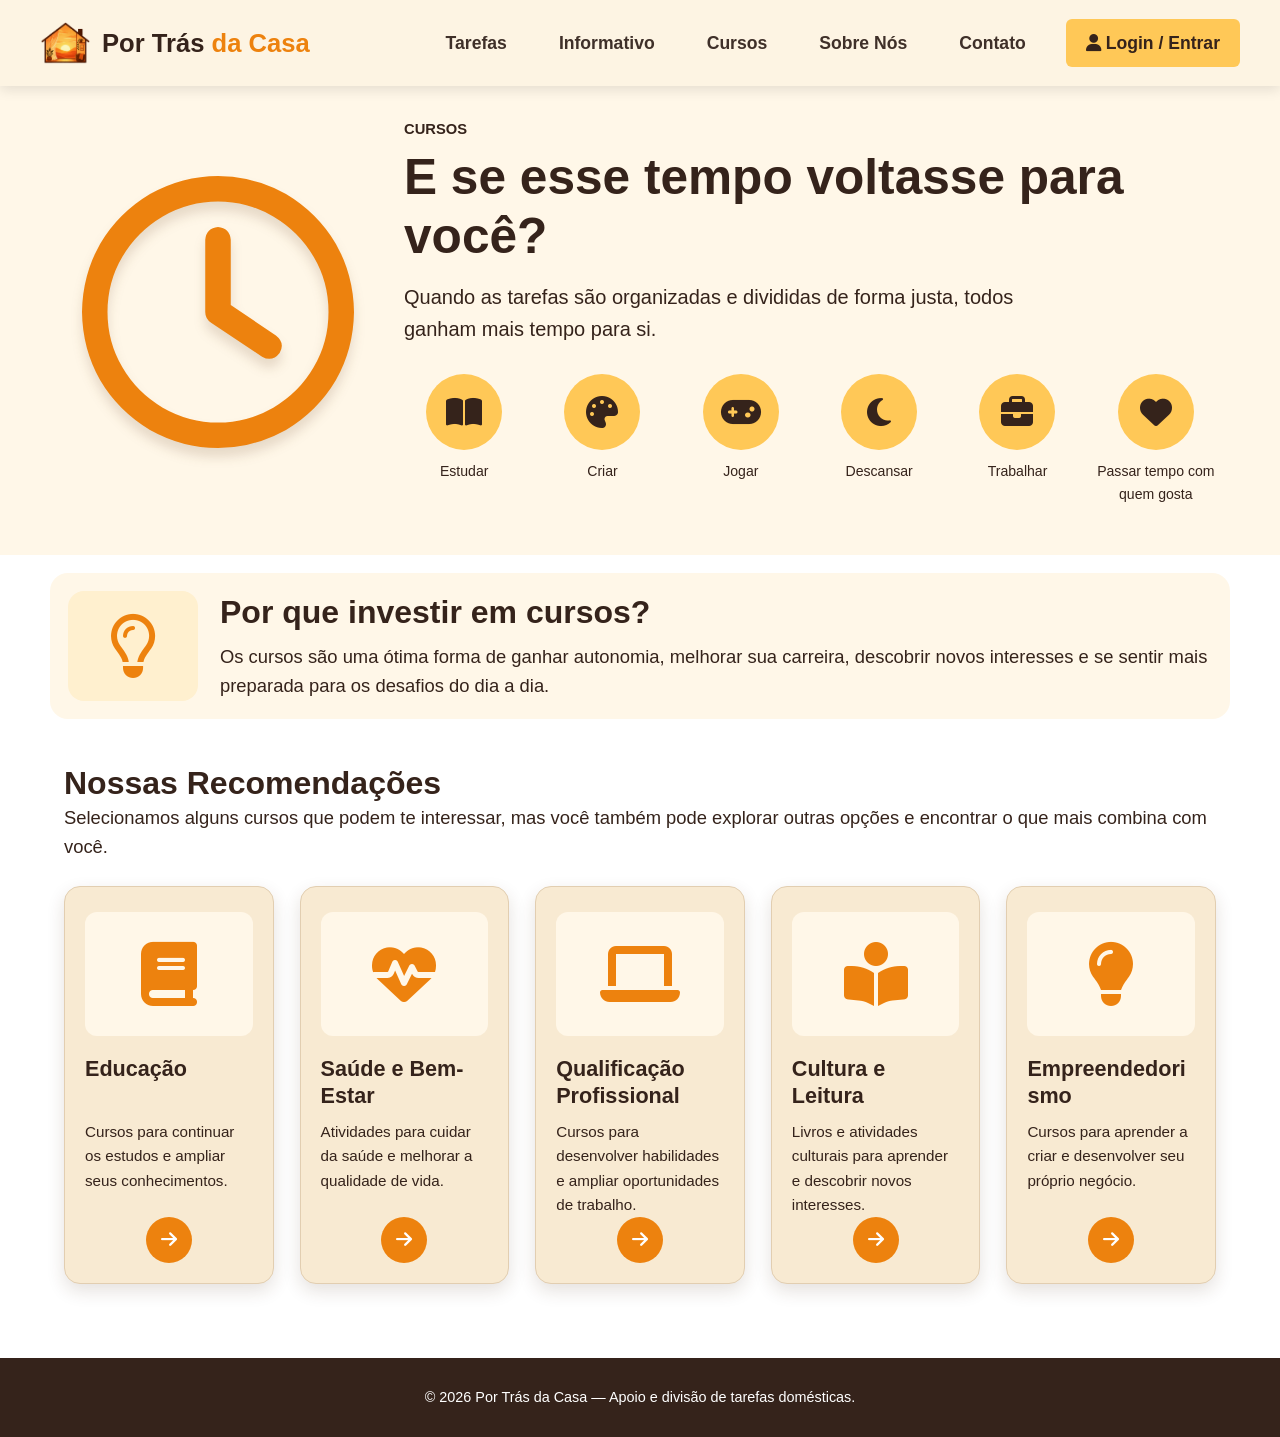
<file: cursos.html>
<!DOCTYPE html>
<html lang="pt-BR">

<head>
    <meta charset="UTF-8">
    <meta name="viewport" content="width=device-width, initial-scale=1.0">

    <title>Cursos | Por Trás da Casa</title>

    <link rel="icon" href="fotoevideo/Logo.png">

    <!-- CSS principal do projeto -->
    <link rel="stylesheet" href="style-index.css">

    <!-- CSS específico da página -->
    <link rel="stylesheet" href="style-conteudo.css">

    <!-- Font Awesome -->
    <link rel="stylesheet" href="https://cdnjs.cloudflare.com/ajax/libs/font-awesome/6.5.2/css/all.min.css">
</head>

<body>

    <!-- Link de acessibilidade -->
    <a class="skip-link" href="#conteudo">
        Pular para o conteúdo
    </a>


    <!-- =========================
         NAVBAR PRINCIPAL
    ========================== -->

    <header class="navbar">

    <div class="logo">

        <img src="fotoevideo/Logo.png" alt="Logo Por Trás da Casa">

        <h1>
            Por Trás <span>da Casa</span>
        </h1>

    </div>


    <nav>

        <ul class="nav-links">

            <li>
                <a href="index.html#tarefas">
                    Tarefas
                </a>
            </li>

            <li>
                <a href="index.html#informativo">
                    Informativo
                </a>
            </li>

            <li>
                <a href="index.html#cursos">
                    Cursos
                </a>
            </li>

            <li>
                <a href="index.html#sobre">
                    Sobre Nós
                </a>
            </li>

            <li>
                <a href="index.html#contato">
                    Contato
                </a>
            </li>

            <li>

                <a href="login.html" class="btn-nav-login">

                    <i class="fa-solid fa-user"></i>

                    Login / Entrar

                </a>

            </li>

        </ul>

    </nav>

</header>


    <!-- =========================
         CONTEÚDO PRINCIPAL
    ========================== -->

    <main id="conteudo">


        <!-- =========================
             APRESENTAÇÃO
        ========================== -->

        <section class="time-benefits">

            <div class="hero-art">
                <i class="fa-regular fa-clock"></i>
            </div>


            <div>

                <p class="eyebrow">
                    Cursos
                </p>

                <h1 class="page-title">
                    E se esse tempo voltasse para você?
                </h1>

                <p class="page-copy">
                    Quando as tarefas são organizadas e divididas de forma justa,
                    todos ganham mais tempo para si.
                </p>

                <br>

                <div class="benefit-icons">

                    <div class="benefit">
                        <i class="fa-solid fa-book-open"></i>
                        <span>Estudar</span>
                    </div>

                    <div class="benefit">
                        <i class="fa-solid fa-palette"></i>
                        <span>Criar</span>
                    </div>

                    <div class="benefit">
                        <i class="fa-solid fa-gamepad"></i>
                        <span>Jogar</span>
                    </div>

                    <div class="benefit">
                        <i class="fa-solid fa-moon"></i>
                        <span>Descansar</span>
                    </div>

                    <div class="benefit">
                        <i class="fa-solid fa-briefcase"></i>
                        <span>Trabalhar</span>
                    </div>

                    <div class="benefit">
                        <i class="fa-solid fa-heart"></i>
                        <span>
                            Passar tempo com quem gosta
                        </span>
                    </div>

                </div>

            </div>

        </section>


        <!-- =========================
             POR QUE INVESTIR
        ========================== -->

        <section class="why">

            <i class="fa-regular fa-lightbulb"></i>

            <div>

                <h2>
                    Por que investir em cursos?
                </h2>

                <p>
                    Os cursos são uma ótima forma de ganhar autonomia,
                    melhorar sua carreira, descobrir novos interesses
                    e se sentir mais preparada para os desafios do dia a dia.
                </p>

            </div>

        </section>


        <!-- =========================
             RECOMENDAÇÕES
        ========================== -->

        <section class="recommendations">

            <h2>
                Nossas Recomendações
            </h2>

            <p>
                Selecionamos alguns cursos que podem te interessar,
                mas você também pode explorar outras opções e encontrar
                o que mais combina com você.
            </p>


            <div class="cards">


                <!-- Educação -->

                <article class="course-card">

                    <i class="fa-solid fa-book"></i>

                    <h3>
                        Educação
                    </h3>

                    <p>
                        Cursos para continuar os estudos e ampliar
                        seus conhecimentos.
                    </p>

                    <a href="https://www.escolavirtual.gov.br/" class="circle-action" aria-label="Ver cursos de Educação">

                        <i class="fa-solid fa-arrow-right"></i>

                    </a>

                </article>


                <!-- Saúde -->

                <article class="course-card">

                    <i class="fa-solid fa-heart-pulse"></i>

                    <h3>
                        Saúde e Bem-Estar
                    </h3>

                    <p>
                        Atividades para cuidar da saúde e melhorar
                        a qualidade de vida.
                    </p>

                    <a href="https://www.gov.br/saude/pt-br" class="circle-action" aria-label="Ver cursos de Saúde e Bem-Estar">

                        <i class="fa-solid fa-arrow-right"></i>

                    </a>

                </article>


                <!-- Qualificação -->

                <article class="course-card">

                    <i class="fa-solid fa-laptop"></i>

                    <h3>
                        Qualificação Profissional
                    </h3>

                    <p>
                        Cursos para desenvolver habilidades e ampliar
                        oportunidades de trabalho.
                    </p>

                    <a href="https://www.gov.br/mec/pt-br" class="circle-action" aria-label="Ver cursos de Qualificação Profissional">

                        <i class="fa-solid fa-arrow-right"></i>

                    </a>

                </article>


                <!-- Cultura -->

                <article class="course-card">

                    <i class="fa-solid fa-book-open-reader"></i>

                    <h3>
                        Cultura e Leitura
                    </h3>

                    <p>
                        Livros e atividades culturais para aprender
                        e descobrir novos interesses.
                    </p>

                    <a href="https://meclivros.mec.gov.br/" class="circle-action" aria-label="Ver cursos de Cultura e Leitura">

                        <i class="fa-solid fa-arrow-right"></i>

                    </a>

                </article>


                <!-- Empreendedorismo -->

                <article class="course-card">

                    <i class="fa-solid fa-lightbulb"></i>

                    <h3>
                        Empreendedorismo
                    </h3>

                    <p>
                        Cursos para aprender a criar e desenvolver
                        seu próprio negócio.
                    </p>

                    <a href="https://www.sebrae.com.br/" class="circle-action" aria-label="Ver cursos de Empreendedorismo">

                        <i class="fa-solid fa-arrow-right"></i>

                    </a>

                </article>


            </div>

        </section>

    </main>


    <!-- =========================
         RODAPÉ
    ========================== -->

    <footer>

        © 2026 Por Trás da Casa —
        Apoio e divisão de tarefas domésticas.

    </footer>

</body>

</html>
</file>
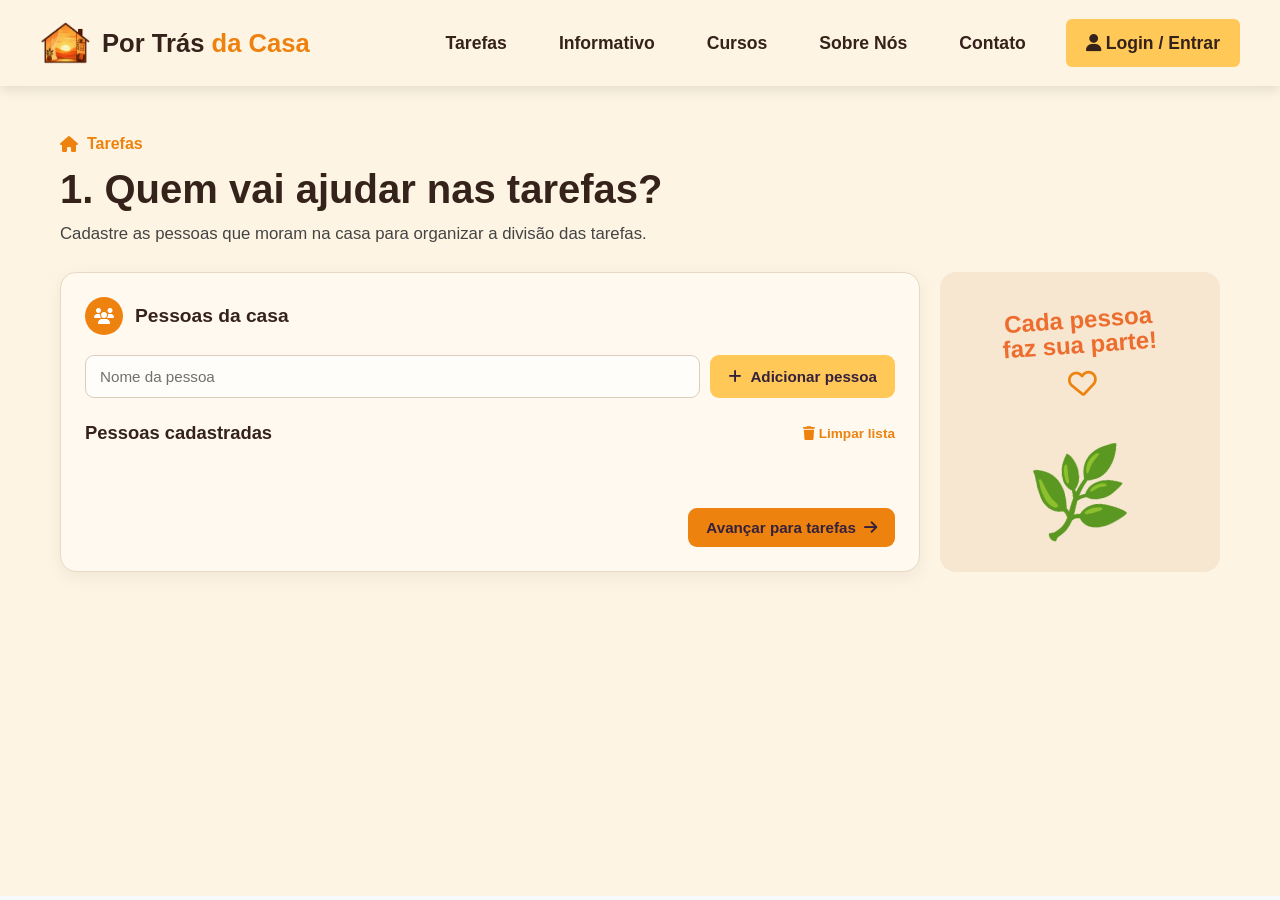
<file: DivisorDeTarefas.html>
<!DOCTYPE html>
<html lang="pt-BR">

<head>
  <meta charset="UTF-8">
  <meta name="viewport" content="width=device-width, initial-scale=1.0">

  <title>Divisor de Tarefas - Por Trás da Casa</title>

  <link rel="icon" href="fotoevideo/Logo.png">

  <!-- CSS PRINCIPAL DO PROJETO -->
  <link rel="stylesheet" href="style-index.css">

  <!-- CSS ESPECÍFICO DESTA PÁGINA -->
  <link rel="stylesheet" href="style-divisor.css">

  <!-- FONT AWESOME -->
  <link rel="stylesheet" href="https://cdnjs.cloudflare.com/ajax/libs/font-awesome/6.5.2/css/all.min.css">
</head>

<body>

  <!-- =====================================================
         MENU DE NAVEGAÇÃO
         ===================================================== -->

  <header class="navbar">

    <div class="logo">

      <img src="fotoevideo/Logo.png" alt="Logo Por Trás da Casa">

      <h1>
        Por Trás
        <span>da Casa</span>
      </h1>

    </div>


    <nav>

      <ul class="nav-links">

        <li>
          <a href="index.html#tarefas" class="active">
            Tarefas
          </a>
        </li>

        <li>
          <a href="index.html#informativo">
            Informativo
          </a>
        </li>

        <li>
          <a href="index.html#cursos">
            Cursos
          </a>
        </li>

        <li>
          <a href="index.html#sobre">
            Sobre Nós
          </a>
        </li>

        <li>
          <a href="index.html#contato">
            Contato
          </a>
        </li>

        <li>

          <a href="login.html" class="btn-nav-login">
            <i class="fa-solid fa-user"></i>

            Login / Entrar
          </a>

        </li>

      </ul>

    </nav>

  </header>


  <!-- =====================================================
         CONTEÚDO PRINCIPAL
         ===================================================== -->

  <main class="divisor-main">


    <!-- =================================================
             BLOCO 1
             CADASTRO DAS PESSOAS
             ================================================= -->

    <section id="bloco1" class="etapa-container">

      <div class="cabecalho-etapa">

        <div>

          <div class="breadcrumb">

            <i class="fa-solid fa-house"></i>

            <span>Tarefas</span>

          </div>


          <h2>
            1. Quem vai ajudar nas tarefas?
          </h2>


          <p>
            Cadastre as pessoas que moram na casa
            para organizar a divisão das tarefas.
          </p>

        </div>

      </div>


      <div class="conteudo-pessoas">

        <!-- CARD PRINCIPAL -->

        <div class="card-etapa">

          <div class="card-titulo">

            <div class="icone-titulo">

              <i class="fa-solid fa-users"></i>

            </div>

            <h3>
              Pessoas da casa
            </h3>

          </div>


          <div class="form-adicionar">

            <input type="text" id="nomePessoa" placeholder="Nome da pessoa" onkeydown="
                                if(event.key === 'Enter')
                                adicionarPessoa()
                            ">

            <button type="button" onclick="adicionarPessoa()" class="btn-principal">

              <i class="fa-solid fa-plus"></i>

              Adicionar pessoa

            </button>

          </div>


          <div class="lista-titulo">

            <strong>
              Pessoas cadastradas
            </strong>

            <button type="button" onclick="resetarPessoas()" class="btn-limpar">

              <i class="fa-solid fa-trash"></i>

              Limpar lista

            </button>

          </div>


          <ul id="listaPessoas" class="lista-pessoas">
          </ul>


          <div class="acoes-etapa">

            <button type="button" onclick="irParaBloco2()" class="btn-principal btn-avancar-tarefas">
              Avançar para tarefas
              <i class="fa-solid fa-arrow-right"></i>
            </button>

          </div>

        </div>


        <!-- CARD DECORATIVO -->

        <div class="card-decorativo">

          <div class="mensagem-decorativa">

            <strong>
              Cada pessoa
              <br>
              faz sua parte!
            </strong>

            <i class="fa-regular fa-heart"></i>

          </div>


          <div class="folhagem">
            🌿
          </div>

        </div>

      </div>

    </section>


    <!-- =================================================
             BLOCO 2
             CADASTRO DAS TAREFAS
             ================================================= -->

    <section id="bloco2" class="etapa-container" style="display: none;">

      <div class="cabecalho-etapa">

        <div>

          <div class="breadcrumb">

            <i class="fa-solid fa-house"></i>

            <span>Tarefas</span>

          </div>


          <h2>
            2. Quais tarefas precisam ser feitas?
          </h2>


          <p>
            Adicione as tarefas da casa e defina
            a frequência de cada uma.
          </p>

        </div>


        <button type="button" onclick="voltarParaPessoas()" class="btn-voltar">

          <i class="fa-solid fa-arrow-left"></i>

          Voltar

        </button>

      </div>


      <div class="conteudo-tarefas">


        <!-- =========================================
                     NOVA TAREFA
                     ========================================= -->

        <div class="card-etapa card-nova-tarefa">

          <div class="card-titulo">

            <div class="icone-titulo">

              <i class="fa-solid fa-users"></i>

            </div>

            <h3>
              Nova tarefa
            </h3>

          </div>


          <div class="campo">

            <label for="nomeTarefa">
              Nome da tarefa
            </label>

            <input type="text" id="nomeTarefa" placeholder="Ex.: Lavar louça" onkeydown="
                                if(event.key === 'Enter')
                                document.getElementById('freqTarefa').focus()
                            ">

          </div>


          <div class="campo">

            <label for="freqTarefa">
              Vezes por semana
            </label>

            <input type="number" id="freqTarefa" min="1" max="7" placeholder="1" onkeydown="
                                if(event.key === 'Enter')
                                adicionarTarefa()
                            ">

            <small>
              Escolha um número de 1 a 7.
            </small>

          </div>


          <button type="button" onclick="adicionarTarefa()" class="btn-principal">

            <i class="fa-solid fa-plus"></i>

            Salvar tarefa

          </button>

        </div>


        <!-- =========================================
                     TAREFAS CADASTRADAS
                     ========================================= -->

        <div class="card-etapa">

          <div class="card-titulo">

            <div class="icone-titulo">

              <i class="fa-solid fa-list-check"></i>

            </div>

            <h3>
              Tarefas cadastradas
            </h3>

          </div>


          <div class="lista-titulo">

            <strong>
              Lista de tarefas
            </strong>

            <button type="button" onclick="resetarTarefas()" class="btn-limpar">

              <i class="fa-solid fa-trash"></i>

              Limpar lista

            </button>

          </div>


          <ul id="listaTarefas" class="lista-tarefas">
          </ul>


          <div class="acoes-etapa">

            <button type="button" onclick="gerarTabela()" class="btn-principal">

              Gerar tabela semanal

              <i class="fa-solid fa-calendar-days"></i>

            </button>

          </div>

        </div>

      </div>

    </section>


    <!-- =================================================
             BLOCO FINAL
             ESCALA SEMANAL
             ================================================= -->

    <section id="blocoFinal" class="bloco-final" style="display: none;">

      <!-- CABEÇALHO -->

      <div class="cabecalho-tarefas">

        <div>

          <div class="breadcrumb">

            <i class="fa-solid fa-house"></i>

            <span>Tarefas</span>

          </div>


          <h2>
            3. Como ficou a divisão das tarefas?
          </h2>


          <p>
            Confira a organização semanal das tarefas
            para cada pessoa.
          </p>

          <button type="button" class="btn-imprimir" onclick="imprimirTabela()">
            <i class="fa-solid fa-print"></i>
            Imprimir tabela
          </button>

        </div>


        <button type="button" onclick="voltarParaTarefas()" class="btn-voltar">

          <i class="fa-solid fa-arrow-left"></i>

          Voltar

        </button>

      </div>


      <!-- CARD DA TABELA -->

      <div class="tabela-container">

        <div class="tabela-header">

          <div>

            <i class="fa-solid fa-calendar-days"></i>

            <strong>
              Escala semanal
            </strong>

          </div>

        </div>

        <div class="info-impressao">

          <div class="campo-impressao">
            <strong>Semana:</strong>
            <span id="semanaImpressao"></span>
          </div>

          <div class="campo-impressao">
            <strong>Responsável:</strong>
            <span class="linha-preenchimento">
              ______________________________________
            </span>
          </div>

        </div>

        <div class="tabela-scroll">

          <table id="tabelaEscala">

            <thead>

              <tr>

                <th>
                  Pessoas / Dias
                </th>

                <th>
                  Segunda
                </th>

                <th>
                  Terça
                </th>

                <th>
                  Quarta
                </th>

                <th>
                  Quinta
                </th>

                <th>
                  Sexta
                </th>

                <th>
                  Sábado
                </th>

                <th>
                  Domingo
                </th>

              </tr>

            </thead>


            <tbody id="corpoTabela">
            </tbody>

          </table>

        </div>

      </div>

      <div class="observacoes-impressao">

        <strong>Observações:</strong>

        <span>
          ________________________________________________________________
        </span>

        <span>
          ________________________________________________________________
        </span>

      </div>

      <div class="conferencia-impressao">

        <div>
          Responsável pela conferência:
          __________________________________
        </div>

        <div>
          Data:
          ____/____/________
        </div>

      </div>

      <!-- DICA -->

      <div class="dica-tarefas">

        <i class="fa-solid fa-lightbulb"></i>

        <div>

          <strong>
            Dica
          </strong>

          <p>
            Você pode arrastar uma tarefa para outro
            dia ou para outra pessoa. Se uma mesma
            tarefa aparecer para duas pessoas no mesmo
            dia, ela será destacada.
          </p>

        </div>

      </div>


      <!-- BOTÃO RECOMEÇAR -->

      <div class="acoes-final">

        <button type="button" onclick="reiniciar()" class="btn-reiniciar">

          <i class="fa-solid fa-rotate-left"></i>

          Recomeçar

        </button>

      </div>

    </section>

  </main>



  <!-- =====================================================
         JAVASCRIPT
         ===================================================== -->

  <script>

    /* =================================================
       DADOS DO SISTEMA
       ================================================= */

    const pessoas = [];

    const tarefas = [];


    const diasSemana = [

      "Segunda",
      "Terça",
      "Quarta",
      "Quinta",
      "Sexta",
      "Sábado",
      "Domingo"

    ];


    /* Elemento que está sendo arrastado */

    let itemArrastado = null;



    /* =================================================
       BLOCO 1 - PESSOAS
       ================================================= */


    function adicionarPessoa() {

      const input =
        document.getElementById("nomePessoa");

      const nome =
        input.value.trim();


      if (!nome) {

        alert(
          "Digite o nome da pessoa!"
        );

        return;
      }


      pessoas.push(nome);


      input.value = "";


      atualizarListaPessoas();

      input.focus();

    }



    function atualizarListaPessoas() {
      const ul = document.getElementById("listaPessoas");

      ul.innerHTML = pessoas
        .map(
          (pessoa, index) => `
                <li class="item-pessoa">
                    <div class="pessoa-info">
                        <div class="avatar-pessoa">
                            <i class="fa-solid fa-user"></i>
                        </div>

                        <strong id="nome-pessoa-${index}">
                            ${pessoa}
                        </strong>

                        <input
                            type="text"
                            id="input-pessoa-${index}"
                            value="${pessoa}"
                            style="display: none;"
                        >
                    </div>

                    <div class="acoes-item">
                        <button
                            type="button"
                            onclick="editarPessoa(${index})"
                            title="Editar pessoa"
                        >
                            <i class="fa-solid fa-pen"></i>
                        </button>

                        <button
                            type="button"
                            onclick="salvarPessoa(${index})"
                            title="Salvar alteração"
                            id="salvar-${index}"
                            style="display: none;"
                        >
                            <i class="fa-solid fa-check"></i>
                        </button>

                        <button
                            type="button"
                            onclick="cancelarEdicao(${index})"
                            title="Cancelar"
                            id="cancelar-${index}"
                            style="display: none;"
                        >
                            <i class="fa-solid fa-xmark"></i>
                        </button>

                        <button
                            type="button"
                            onclick="excluirPessoa(${index})"
                            title="Excluir pessoa"
                        >
                            <i class="fa-solid fa-trash"></i>
                        </button>
                    </div>
                </li>
            `
        )
        .join("");
    }

    function editarPessoa(index) {
      const nome = document.getElementById(`nome-pessoa-${index}`);
      const input = document.getElementById(`input-pessoa-${index}`);

      const botaoEditar = document.querySelector(
        `button[onclick="editarPessoa(${index})"]`
      );

      const botaoSalvar = document.getElementById(`salvar-${index}`);
      const botaoCancelar = document.getElementById(`cancelar-${index}`);

      nome.style.display = "none";
      input.style.display = "block";

      botaoEditar.style.display = "none";
      botaoSalvar.style.display = "inline-block";
      botaoCancelar.style.display = "inline-block";

      input.focus();
      input.select();
    }

    function salvarPessoa(index) {
      const input = document.getElementById(`input-pessoa-${index}`);

      const novoNome = input.value.trim();

      if (novoNome === "") {
        alert("O nome não pode ficar vazio!");
        input.focus();
        return;
      }

      pessoas[index] = novoNome;

      atualizarListaPessoas();
    }

    function cancelarEdicao(index) {
      atualizarListaPessoas();
    }

    function excluirPessoa(index) {

      pessoas.splice(index, 1);

      atualizarListaPessoas();

    }



    function resetarPessoas() {

      if (pessoas.length === 0) {

        return;

      }


      const confirmar = confirm(
        "Tem certeza que deseja apagar todos os nomes da lista?"
      );


      if (confirmar) {

        pessoas.length = 0;

        atualizarListaPessoas();

      }

    }



    function irParaBloco2() {

      if (pessoas.length === 0) {

        alert(
          "Adicione pelo menos uma pessoa!"
        );

        return;

      }


      document.getElementById(
        "bloco1"
      ).style.display = "none";


      document.getElementById(
        "bloco2"
      ).style.display = "block";


      window.scrollTo({
        top: 0,
        behavior: "smooth"
      });

    }



    function voltarParaPessoas() {

      document.getElementById(
        "bloco2"
      ).style.display = "none";


      document.getElementById(
        "bloco1"
      ).style.display = "block";


      window.scrollTo({
        top: 0,
        behavior: "smooth"
      });

    }



    /* =================================================
       BLOCO 2 - TAREFAS
       ================================================= */


    function adicionarTarefa() {

      const inputNome =
        document.getElementById("nomeTarefa");

      const inputFreq =
        document.getElementById("freqTarefa");

      const nome =
        inputNome.value.trim();

      const freqVal =
        parseInt(inputFreq.value);


      if (!nome) {

        alert("Digite o nome da tarefa!");

        inputNome.focus();

        return;
      }


      if (
        isNaN(freqVal) ||
        freqVal < 1 ||
        freqVal > 7
      ) {

        alert("Digite uma frequência de 1 a 7.");

        inputFreq.focus();

        return;
      }


      tarefas.push({

        nome: nome,

        freq: freqVal

      });


      inputNome.value = "";

      inputFreq.value = "";


      atualizarListaTarefas();

      inputNome.focus();
    }



    function atualizarListaTarefas() {

      const ul =
        document.getElementById("listaTarefas");


      ul.innerHTML = tarefas
        .map(
          (tarefa, index) => `

                <li class="item-tarefa">

                    <div class="tarefa-info">

                        <div class="icone-tarefa">
                            <i class="fa-solid fa-list-check"></i>
                        </div>

                        <div>

                            <strong id="nome-tarefa-${index}">
                                ${tarefa.nome}
                            </strong>

                            <input
                                type="text"
                                id="input-nome-tarefa-${index}"
                                value="${tarefa.nome}"
                                style="display: none;"
                            >


                            <small id="freq-tarefa-${index}">
                                ${tarefa.freq}
                                ${tarefa.freq === 1
              ? "vez por semana"
              : "vezes por semana"
            }
                            </small>

                            <input
                                type="number"
                                id="input-freq-tarefa-${index}"
                                value="${tarefa.freq}"
                                min="1"
                                max="7"
                                style="display: none;"
                            >

                        </div>

                    </div>


                    <div class="acoes-item">

                        <button
                            type="button"
                            onclick="editarTarefa(${index})"
                            title="Editar tarefa"
                            id="editar-tarefa-${index}"
                        >
                            <i class="fa-solid fa-pen"></i>
                        </button>


                        <button
                            type="button"
                            onclick="salvarTarefa(${index})"
                            title="Salvar alteração"
                            id="salvar-tarefa-${index}"
                            style="display: none;"
                        >
                            <i class="fa-solid fa-check"></i>
                        </button>


                        <button
                            type="button"
                            onclick="cancelarEdicaoTarefa(${index})"
                            title="Cancelar"
                            id="cancelar-tarefa-${index}"
                            style="display: none;"
                        >
                            <i class="fa-solid fa-xmark"></i>
                        </button>


                        <button
                            type="button"
                            onclick="excluirTarefa(${index})"
                            title="Excluir tarefa"
                        >
                            <i class="fa-solid fa-trash"></i>
                        </button>

                    </div>

                </li>

            `
        )
        .join("");
    }



    function editarTarefa(index) {

      const nome =
        document.getElementById(`nome-tarefa-${index}`);

      const inputNome =
        document.getElementById(`input-nome-tarefa-${index}`);

      const freq =
        document.getElementById(`freq-tarefa-${index}`);

      const inputFreq =
        document.getElementById(`input-freq-tarefa-${index}`);

      const botaoEditar =
        document.getElementById(`editar-tarefa-${index}`);

      const botaoSalvar =
        document.getElementById(`salvar-tarefa-${index}`);

      const botaoCancelar =
        document.getElementById(`cancelar-tarefa-${index}`);


      nome.style.display = "none";

      freq.style.display = "none";


      inputNome.style.display = "block";

      inputFreq.style.display = "block";


      botaoEditar.style.display = "none";

      botaoSalvar.style.display = "inline-block";

      botaoCancelar.style.display = "inline-block";


      inputNome.focus();

      inputNome.select();
    }



    function salvarTarefa(index) {

      const inputNome =
        document.getElementById(`input-nome-tarefa-${index}`);

      const inputFreq =
        document.getElementById(`input-freq-tarefa-${index}`);


      const novoNome =
        inputNome.value.trim();

      const novaFreq =
        parseInt(inputFreq.value);


      if (!novoNome) {

        alert("Digite o nome da tarefa!");

        inputNome.focus();

        return;
      }


      if (
        isNaN(novaFreq) ||
        novaFreq < 1 ||
        novaFreq > 7
      ) {

        alert("Digite uma frequência de 1 a 7.");

        inputFreq.focus();

        return;
      }


      tarefas[index] = {

        nome: novoNome,

        freq: novaFreq

      };


      atualizarListaTarefas();
    }



    function cancelarEdicaoTarefa(index) {

      atualizarListaTarefas();

    }



    function excluirTarefa(index) {

      tarefas.splice(index, 1);

      atualizarListaTarefas();

    }



    function resetarTarefas() {

      if (tarefas.length === 0) {

        return;

      }


      const confirmar = confirm(
        "Tem certeza que deseja apagar todas as tarefas da lista?"
      );


      if (confirmar) {

        tarefas.length = 0;

        atualizarListaTarefas();

      }

    }



    /* =================================================
       GERAÇÃO DA TABELA
       ================================================= */


    function gerarTabela() {

      if (tarefas.length === 0) {

        alert(
          "Adicione pelo menos uma tarefa!"
        );

        return;

      }


      /*
          matrizResultados[pessoa][dia]
          contém as tarefas daquela pessoa
          naquele dia.
      */

      const matrizResultados =
        pessoas.map(
          () =>
            diasSemana.map(
              () => []
            )
        );


      /*
          Quantidade total de tarefas
          atribuídas a cada pessoa.
      */

      const totalTarefasPessoa =
        pessoas.map(
          () => 0
        );


      /* =============================================
         DISTRIBUIÇÃO DAS TAREFAS
         ============================================= */


      tarefas.forEach(
        (objTarefa) => {

          const tarefaNome =
            objTarefa.nome;


          const freq =
            objTarefa.freq;


          /*
              Calcula os dias em que
              a tarefa será realizada.
          */

          const diasSelecionados =
            calcularDiasEspacados(freq);


          diasSelecionados.forEach(
            (diaIndex) => {


              let melhorPessoaIndex = 0;

              let menorCargaNoDia =
                Infinity;

              let menorCargaNaSemana =
                Infinity;


              /*
                  Procuramos a pessoa
                  com menor carga.
              */

              pessoas.forEach(
                (_, pIndex) => {


                  const cargaNoDia =
                    matrizResultados[
                      pIndex
                    ][
                      diaIndex
                    ].length;


                  const cargaNaSemana =
                    totalTarefasPessoa[
                    pIndex
                    ];


                  /*
                      Primeiro critério:
                      menor carga no dia.
                  */

                  if (
                    cargaNoDia <
                    menorCargaNoDia
                  ) {

                    menorCargaNoDia =
                      cargaNoDia;

                    menorCargaNaSemana =
                      cargaNaSemana;

                    melhorPessoaIndex =
                      pIndex;

                  }


                  /*
                      Segundo critério:
                      menor carga semanal.
                  */

                  else if (
                    cargaNoDia ===
                    menorCargaNoDia
                  ) {

                    if (
                      cargaNaSemana <
                      menorCargaNaSemana
                    ) {

                      menorCargaNaSemana =
                        cargaNaSemana;

                      melhorPessoaIndex =
                        pIndex;

                    }

                  }

                }
              );


              /*
                  Atribui a tarefa.
              */

              matrizResultados[
                melhorPessoaIndex
              ][
                diaIndex
              ].push(
                tarefaNome
              );


              totalTarefasPessoa[
                melhorPessoaIndex
              ]++;

            }
          );

        }
      );



      /* =============================================
         RENDERIZAÇÃO DA TABELA
         ============================================= */


      const corpoTabela =
        document.getElementById(
          "corpoTabela"
        );


      corpoTabela.innerHTML = "";


      pessoas.forEach(
        (pessoa, pIndex) => {


          const tr =
            document.createElement(
              "tr"
            );


          let htmlLinha = `

                        <td class="nome-pessoa-tabela">

                            <div class="pessoa-tabela">

                                <div class="avatar-pessoa">
                                    <i class="fa-solid fa-user"></i>
                                </div>

                                <strong>
                                    ${pessoa}
                                </strong>

                            </div>

                        </td>

                    `;


          diasSemana.forEach(
            (_, dIndex) => {

              htmlLinha += `

                                <td
                                    class="drop-zone"
                                    data-dia="${dIndex}"
                                    data-pessoa="${pIndex}"
                                >
                                </td>

                            `;

            }
          );


          tr.innerHTML =
            htmlLinha;


          corpoTabela.appendChild(
            tr
          );

        }
      );



      /* =============================================
         INSERIR TAREFAS
         ============================================= */


      pessoas.forEach(
        (_, pIndex) => {

          diasSemana.forEach(
            (_, dIndex) => {


              const celula =
                corpoTabela.querySelector(
                  `td[data-pessoa="${pIndex}"][data-dia="${dIndex}"]`
                );


              const listaTarefasDoDia =
                matrizResultados[
                pIndex
                ][
                dIndex
                ];


              listaTarefasDoDia.forEach(
                (nomeTarefa) => {

                  const card =
                    criarCardTarefa(
                      nomeTarefa
                    );


                  celula.appendChild(
                    card
                  );

                }
              );

            }
          );

        }
      );



      /* Configura arrastar e soltar */

      configurarDragAndDrop();


      /* Verifica duplicidades */

      atualizarVerificacoesDuplicidade();

      definirSemanaImpressao();

      /* Esconde etapa 2 */

      document.getElementById(
        "bloco2"
      ).style.display = "none";


      /* Mostra resultado */

      document.getElementById(
        "blocoFinal"
      ).style.display = "block";


      window.scrollTo({
        top: 0,
        behavior: "smooth"
      });

    }


    function criarTabelaParaImpressao() {

      const linhas = [];

      pessoas.forEach(
        (pessoa, pIndex) => {

          let linha = `
                <tr>

                    <td>
                        <span class="nome-pessoa">
                            ${pessoa}
                        </span>
                    </td>
            `;


          diasSemana.forEach(
            (_, dIndex) => {

              const celula =
                document.querySelector(
                  `#corpoTabela td[data-pessoa="${pIndex}"][data-dia="${dIndex}"]`
                );


              let tarefasHtml = "";


              if (celula) {

                const cards =
                  celula.querySelectorAll(
                    ".tarefa-card"
                  );


                cards.forEach(
                  (card) => {

                    const titulo =
                      card.querySelector(
                        ".titulo-tarefa"
                      );


                    if (titulo) {

                      tarefasHtml += `
                                        <span class="tarefa">
                                            ${titulo.innerText}
                                        </span>
                                    `;

                    }

                  }
                );

              }


              linha += `
                        <td>
                            ${tarefasHtml}
                        </td>
                    `;

            }
          );


          linha += `
                </tr>
            `;


          linhas.push(linha);

        }
      );


      return linhas.join("");

    }



    /* =================================================
       CRIAÇÃO DO CARD DE TAREFA
       ================================================= */


    function criarCardTarefa(nomeTarefa) {

      const card =
        document.createElement("div");


      card.className =
        "tarefa-card";


      card.draggable =
        true;


      card.dataset.tarefa =
        nomeTarefa;


      card.innerHTML = `

                <span class="titulo-tarefa">
                    ${nomeTarefa}
                </span>

                <span
                    class="alerta-duplicada"
                    style="display: none;"
                ></span>

            `;



      /*
          Quando começa a arrastar.
      */

      card.addEventListener(
        "dragstart",
        (event) => {

          itemArrastado =
            card;


          event.dataTransfer.setData(
            "text/plain",
            nomeTarefa
          );


          card.classList.add(
            "arrastando"
          );

        }
      );



      /*
          Quando termina de arrastar.
      */

      card.addEventListener(
        "dragend",
        () => {

          itemArrastado =
            null;


          card.classList.remove(
            "arrastando"
          );

        }
      );


      return card;

    }



    /* =================================================
       DRAG AND DROP
       ================================================= */


    function configurarDragAndDrop() {

      const celulas =
        document.querySelectorAll(
          ".drop-zone"
        );


      celulas.forEach(
        (celula) => {


          celula.addEventListener(
            "dragover",
            (event) => {

              event.preventDefault();

              celula.classList.add(
                "drag-over"
              );

            }
          );


          celula.addEventListener(
            "dragleave",
            () => {

              celula.classList.remove(
                "drag-over"
              );

            }
          );


          celula.addEventListener(
            "drop",
            (event) => {

              event.preventDefault();


              celula.classList.remove(
                "drag-over"
              );


              if (
                itemArrastado
              ) {

                celula.appendChild(
                  itemArrastado
                );


                atualizarVerificacoesDuplicidade();

              }

            }
          );

        }
      );

    }



    /* =================================================
       VERIFICAÇÃO DE DUPLICIDADE
       ================================================= */


    function atualizarVerificacoesDuplicidade() {

      diasSemana.forEach(
        (diaNome, dIndex) => {


          const celulasDoDia =
            document.querySelectorAll(
              `td[data-dia="${dIndex}"]`
            );


          const contagemTarefas = {};



          /*
              Conta quantas vezes
              cada tarefa aparece
              naquele dia.
          */

          celulasDoDia.forEach(
            (celula) => {


              const cards =
                celula.querySelectorAll(
                  ".tarefa-card"
                );


              cards.forEach(
                (card) => {


                  const nome =
                    card.dataset.tarefa;


                  contagemTarefas[nome] =
                    (
                      contagemTarefas[nome]
                      || 0
                    ) + 1;

                }
              );

            }
          );



          /*
              Aplica o destaque.
          */

          celulasDoDia.forEach(
            (celula) => {


              const cards =
                celula.querySelectorAll(
                  ".tarefa-card"
                );


              cards.forEach(
                (card) => {


                  const nome =
                    card.dataset.tarefa;


                  const alerta =
                    card.querySelector(
                      ".alerta-duplicada"
                    );


                  if (
                    contagemTarefas[
                    nome
                    ] > 1
                  ) {

                    card.classList.add(
                      "duplicada"
                    );


                    alerta.textContent =
                      `⚠ Já atribuído na ${diaNome}`;


                    alerta.style.display =
                      "block";

                  }

                  else {

                    card.classList.remove(
                      "duplicada"
                    );


                    alerta.style.display =
                      "none";

                  }

                }
              );

            }
          );

        }
      );

    }



    /* =================================================
       DISTRIBUIÇÃO DOS DIAS
       ================================================= */


    function calcularDiasEspacados(freq) {

      const dias = [];


      const passo =
        7 / freq;


      for (
        let i = 0;
        i < freq;
        i++
      ) {

        const diaIndex =
          Math.floor(
            i * passo
          );


        dias.push(
          diaIndex
        );

      }


      return dias;

    }



    /* =================================================
       VOLTAR PARA A LISTA DE TAREFAS
       ================================================= */


    function voltarParaTarefas() {

      document.getElementById(
        "blocoFinal"
      ).style.display = "none";


      document.getElementById(
        "bloco2"
      ).style.display = "block";


      window.scrollTo({
        top: 0,
        behavior: "smooth"
      });

    }



    /* =================================================
       REINICIAR TODO O SISTEMA
       ================================================= */


    function reiniciar() {

      const confirmar =
        confirm(
          "Deseja realmente recomeçar? Todas as pessoas e tarefas serão apagadas."
        );


      if (!confirmar) {

        return;

      }


      pessoas.length = 0;

      tarefas.length = 0;


      atualizarListaPessoas();

      atualizarListaTarefas();


      document.getElementById(
        "blocoFinal"
      ).style.display = "none";


      document.getElementById(
        "bloco2"
      ).style.display = "none";


      document.getElementById(
        "bloco1"
      ).style.display = "block";


      window.scrollTo({
        top: 0,
        behavior: "smooth"
      });

    }

    function imprimirTabela() {
      window.print();
    }

    function definirSemanaImpressao() {
      const hoje = new Date();

      const primeiroDia = new Date(hoje);
      const ultimoDia = new Date(hoje);

      const diaSemana = hoje.getDay();

      const diferencaSegunda =
        diaSemana === 0 ? -6 : 1 - diaSemana;

      primeiroDia.setDate(
        hoje.getDate() + diferencaSegunda
      );

      ultimoDia.setDate(
        primeiroDia.getDate() + 6
      );

      const formatarData = (data) => {
        return data.toLocaleDateString("pt-BR");
      };

      document.getElementById("semanaImpressao").textContent =
        `${formatarData(primeiroDia)} até ${formatarData(ultimoDia)}`;
    }

  </script>

</body>

</html>
</file>
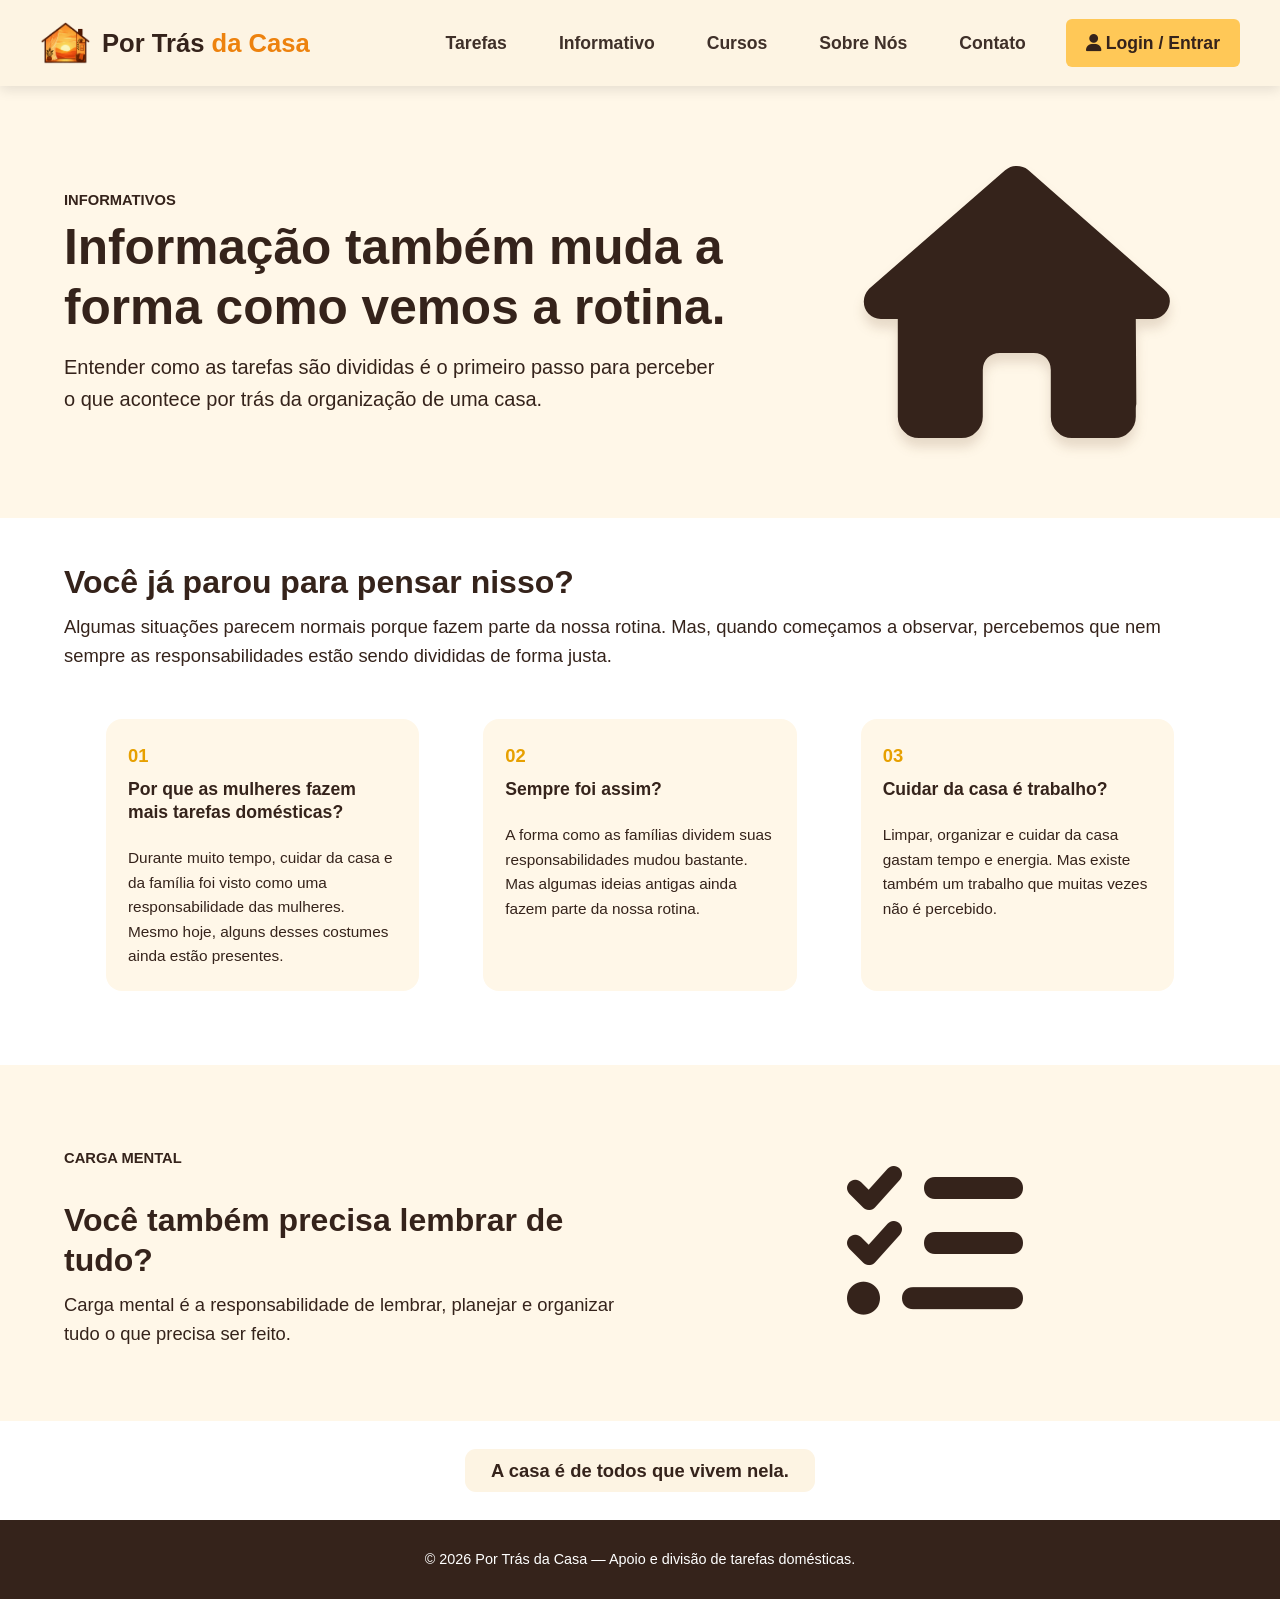
<file: informativos.html>
<!doctype html>
<html lang="pt-BR">

<head>
    <meta charset="utf-8">
    <meta name="viewport" content="width=device-width,initial-scale=1">
    <title>Informativos | Por Trás da Casa</title>
    <link rel="icon" href="fotoevideo/Logo.png">
    <link rel="stylesheet" href="style-index.css">
    <link rel="stylesheet" href="style-conteudo.css">
    <link rel="stylesheet" href="https://cdnjs.cloudflare.com/ajax/libs/font-awesome/6.5.2/css/all.min.css">
</head>

<body><a class="skip-link" href="#conteudo">Pular para o conteúdo</a>
    <header class="navbar">

    <div class="logo">

      <img src="fotoevideo/Logo.png" alt="Logo Por Trás da Casa">

      <h1>
        Por Trás
        <span>da Casa</span>
      </h1>

    </div>


    <nav>

      <ul class="nav-links">

        <li>
          <a href="index.html#tarefas" class="active">
            Tarefas
          </a>
        </li>

        <li>
          <a href="index.html#informativo">
            Informativo
          </a>
        </li>

        <li>
          <a href="index.html#cursos">
            Cursos
          </a>
        </li>

        <li>
          <a href="index.html#sobre">
            Sobre Nós
          </a>
        </li>

        <li>
          <a href="index.html#contato">
            Contato
          </a>
        </li>

        <li>

          <a href="login.html" class="btn-nav-login">
            <i class="fa-solid fa-user"></i>

            Login / Entrar
          </a>

        </li>

      </ul>

    </nav>

  </header>
    <main id="conteudo">
        <section class="reflection">
            <div>
                <p class="eyebrow">Informativos</p>
                <h1 class="page-title">Informação também muda a forma como vemos a rotina.</h1>
                <p class="page-copy">Entender como as tarefas são divididas é o primeiro passo para perceber o que
                    acontece por trás da organização de uma casa.</p>
            </div>
            <div class="home-art"><i class="fa-solid fa-house"></i></div>
        </section>
        <section class="info-section">
            <h2>Você já parou para pensar nisso?</h2>
            <p>Algumas situações parecem normais porque fazem parte da nossa rotina. Mas, quando começamos a observar,
                percebemos que nem sempre as responsabilidades estão sendo divididas de forma justa.</p>
            <div class="info-cards">
                <article class="info-card"><span class="number">01</span>
                    <h3>Por que as mulheres fazem mais tarefas domésticas?</h3>
                    <p>Durante muito tempo, cuidar da casa e da família foi visto como uma responsabilidade das
                        mulheres. Mesmo hoje, alguns desses costumes ainda estão presentes.</p>
                </article>
                <article class="info-card"><span class="number">02</span>
                    <h3>Sempre foi assim?</h3>
                    <p>A forma como as famílias dividem suas responsabilidades mudou bastante. Mas algumas ideias
                        antigas ainda fazem parte da nossa rotina.</p>
                </article>
                <article class="info-card"><span class="number">03</span>
                    <h3>Cuidar da casa é trabalho?</h3>
                    <p>Limpar, organizar e cuidar da casa gastam tempo e energia. Mas existe também um trabalho que
                        muitas vezes não é percebido.</p>
                </article>
            </div>
        </section>
        <section class="mental">
            <div>
                <p class="eyebrow">Carga mental</p>
                <br>
                <h2>Você também precisa lembrar de tudo?</h2>
                <p>Carga mental é a responsabilidade de lembrar, planejar e organizar tudo o que precisa ser feito.</p>
            </div>
            <div class="mental-art"><i class="fa-solid fa-list-check"></i></div>
        </section>
        <div class="closing"><span>A casa é de todos que vivem nela.</span></div>
    </main>
    <footer>© 2026 Por Trás da Casa — Apoio e divisão de tarefas domésticas.</footer>
</body>

</html>
</file>
<file: style-index.css>
/* RESET E ESTILOS GERAIS DE ACESSIBILIDADE */
* {
  margin: 0;
  padding: 0;
  box-sizing: border-box;
  font-family: "Verdana", Geneva, sans-serif;
  /* Fonte exigida */
}

/* Rolagem suave para o menu interno funcionar deslizando */
html {
  scroll-behavior: smooth;
}

body {
  background-color: #f8f9fa;
  color: #35231b;
  font-size: 1.15rem;
  /* Tamanho base maior para legibilidade */
  line-height: 1.6;
  overflow-x: hidden;

  /* Cursor preto e maior mantido para acessibilidade */
  cursor: url("https://api.iconify.design/lucide:mouse-pointer-2.svg?color=black&width=32&height=32"),
    auto !important;
}

button,
a,
input,
textarea {
  cursor: url("https://api.iconify.design/lucide:mouse-pointer-2.svg?color=black&width=32&height=32"),
    auto !important;
}

/* MENU DE NAVEGAÇÃO FIXO NO TOPO */
.navbar {
  position: sticky;
  top: 0;
  background-color: #fdf4e3;
  display: flex;
  justify-content: space-between;
  align-items: center;
  padding: 18px clamp(20px, 4vw, 40px);
  box-shadow: 0px 4px 12px rgba(0, 0, 0, 0.1);
  z-index: 1000;
}

.logo {
  display: flex;
  align-items: center;
  gap: 12px;
}

.logo img {
  width: 50px;
  height: 50px;
  object-fit: contain;
}

.logo h1 {
  font-size: 1.6rem;
  color: #35231b;
}

.logo h1 span {
  color: #ed820e;
}

.nav-links {
  display: flex;
  list-style: none;
  gap: 28px;
  align-items: center;
  min-width: 0;
}

.nav-links li {
  flex: 0 0 auto;
}

.nav-links a {
  display: block;
  text-decoration: none;
  color: #35231b;
  font-weight: bold;
  font-size: 1.1rem;
  padding: 8px 12px;
  border-radius: 6px;
  transition: all 0.2s ease;
  white-space: nowrap;
}

.nav-links a:hover,
.nav-links a:focus {
  color: #ed820e;
  background-color: #e9ecef;
}

.btn-nav-login {
  background-color: #ffc857;
  color: #35231b !important;
  padding: 10px 20px !important;
  border-radius: 8px;
  display: flex;
  align-items: center;
  justify-content: center;
  gap: 9px;
}

.btn-nav-login i {
  font-size: 1.1rem;
}

.btn-nav-login:hover {
  background-color: #ed820e !important;
}

/* ESTRUTURA DAS SEÇÕES */
.section {
  min-height: 85vh;
  /* Ocupa quase a tela inteira */
  padding: clamp(48px, 8vw, 60px) clamp(20px, 5vw, 40px);
  display: flex;
  align-items: center;
  justify-content: center;
}

.section-container {
  max-width: 1000px;
  width: 100%;
}

.section h2 {
  font-size: clamp(1.8rem, 5vw, 2.3rem);
  margin-bottom: 20px;
  color: #35231b;
}

.placeholder-text {
  font-size: clamp(1.05rem, 3vw, 1.3rem);
  color: #35231b;
}

/* 1. SEÇÃO HERO / TAREFAS */
.hero-section {
  background-color: #ffffff;
}

.hero-content {
  display: flex;
  align-items: center;
  gap: 40px;
  max-width: 1200px;
  width: 100%;
}

.hero-text {
  flex: 6.5;
}

.hero-text h2 {
  font-size: clamp(2rem, 5vw, 2.6rem);
  line-height: 1.25;
}

.hero-subtitle {
  font-size: clamp(1.05rem, 3vw, 1.3rem);
  color: #35231b;
  margin: 20px 0 35px 0;
}

.hero-image {
  flex: 3.5;
}

.video-wrapper {
  position: relative;
  width: 100%;
  cursor: pointer;
}

.hero-image video {
  width: 100%;
  aspect-ratio: 9 / 16;
  max-height: 65vh;
  object-fit: cover;
  border-radius: 16px;
  box-shadow: 0px 8px 24px rgba(0, 0, 0, 0.12);
  display: block;
  margin: 0 auto;
}

.icon-overlay {
  position: absolute;
  top: 50%;
  left: 50%;
  transform: translate(-50%, -50%) scale(0.8);
  width: 64px;
  height: 64px;
  border-radius: 50%;
  background-color: rgba(0, 0, 0, 0.55);
  color: #ffffff;
  font-size: 1.5rem;
  display: flex;
  align-items: center;
  justify-content: center;
  opacity: 1;
  transition: opacity 0.4s ease, transform 0.3s ease;
  pointer-events: none; /* clique passa direto pro wrapper */
}

.icon-overlay.hidden {
  opacity: 0;
  transform: translate(-50%, -50%) scale(1.1);
}

/* 1.5. SEÇÃO INFORMATIVA */
.informativo-section {
  background-color: #fdf4e3;
}

.informativo-section p {
  white-space: pre-line;
  /* Preserva as quebras de linha do texto */
  margin-bottom: 30px;
}

.informativo-action {
  margin-top: 20px;
}

/* Transforma o <button> no mesmo estilo visual dos botões do site */
.informativo-section button {
  background-color: #ffc857;
  color: #ffffff;
  font-size: 1.25rem;
  font-weight: bold;
  padding: 18px 32px;
  border: none;
  border-radius: 10px;
  transition: transform 0.2s ease, box-shadow 0.2s ease,
    background-color 0.2s ease;
}

.informativo-section button:hover,
.informativo-section button:focus {
  background-color: #ffc857;
  transform: scale(1.04);
  box-shadow: 0px 6px 18px rgba(0, 0, 0, 0.15);
}

/* BOTÕES ESTILIZADOS E ACESSÍVEIS */
.btn {
  display: inline-block;
  padding: 18px 32px;
  font-size: 1.25rem;
  font-weight: bold;
  text-decoration: none;
  border-radius: 10px;
  transition: transform 0.2s ease, box-shadow 0.2s ease;
}

.btn:hover,
.btn:focus {
  transform: scale(1.04);
  box-shadow: 0px 6px 18px rgba(0, 0, 0, 0.15);
}

.btn-hero {
  background-color: #ed820e;
  color: #35231b;
}

.btn-secondary {
  background-color: #ed820e;
  color: #35231b;
}

/* 2. SEÇÃO DE CURSOS */
.cursos-section {
  background-color: #ffffff;
}

.section-intro {
  font-size: clamp(1.05rem, 3vw, 1.3rem);
  margin-bottom: 30px;
}

.cursos-cards {
  display: flex;
  gap: 20px;
  margin-bottom: 35px;
}

.card {
  flex: 1;
  background: #f7e6d0;
  padding: 30px;
  border-radius: 12px;
  box-shadow: 0px 4px 10px rgba(0, 0, 0, 0.05);
}

.card h3 {
  font-size: 1.5rem;
  margin-bottom: 10px;
  color: #35231b;
}

.card p {
  font-size: 1.15rem;
}

.cursos-action {
  margin-top: 20px;
}

/* 3. SEÇÃO SOBRE NÓS & 4. CONTATO */
.sobre-section {
  background-color: #fdf4e3;
}

.contato-section {
  background-color: #ffffff;
}

/* FORMULÁRIO DE CONTATO */
.contato-intro {
  margin-bottom: 30px;
}

.contato-form {
  background-color: #fdf4e3;
  padding: clamp(22px, 4vw, 36px);
  border-radius: 12px;
  box-shadow: 0px 4px 10px rgba(0, 0, 0, 0.05);
}

.form-linha {
  display: flex;
  gap: 20px;
}

.form-grupo {
  flex: 1;
  display: flex;
  flex-direction: column;
  margin-bottom: 20px;
}

.form-grupo label {
  font-weight: bold;
  color: #35231b;
  margin-bottom: 8px;
  font-size: 1.05rem;
}

.form-grupo input,
.form-grupo textarea {
  width: 100%;
  padding: 14px 16px;
  font-size: 1.05rem;
  color: #111111;
  background-color: #ffffff;
  border: 2px solid #e8d5b7;
  border-radius: 8px;
  transition: border-color 0.2s ease, box-shadow 0.2s ease;
}

.form-grupo textarea {
  resize: vertical;
  min-height: 140px;
}

.form-grupo input:focus,
.form-grupo textarea:focus {
  outline: none;
  border-color: #ed820e;
  box-shadow: 0 0 0 4px rgba(237, 130, 14, 0.2);
}

.btn-enviar {
  border: none;
  display: inline-flex;
  align-items: center;
  gap: 10px;
}

.btn-enviar:disabled {
  opacity: 0.7;
  transform: none;
  box-shadow: none;
}

.form-status {
  margin-top: 18px;
  font-weight: bold;
  min-height: 1.6em;
}

.form-status.sucesso {
  color: #2e7d32;
}

.form-status.erro {
  color: #c62828;
}

.campo-oculto {
  position: absolute;
  left: -9999px;
}

@media (max-width: 560px) {
  .form-linha {
    flex-direction: column;
    gap: 0;
  }
}

/* RODAPÉ */
footer {
  text-align: center;
  padding: 25px;
  background-color: #35231b;
  color: #ffffff;
  font-size: 1.1rem;
}

/* RESPONSIVIDADE (CELULAR) */
@media (max-width: 900px) {
  .navbar {
    flex-direction: column;
    gap: 15px;
  }

  .nav-links {
    flex-wrap: wrap;
    justify-content: center;
    gap: 10px;
  }

  .hero-content {
    flex-direction: column;
  }

  .hero-text,
  .hero-image {
    flex: 1; /* reseta pra 100% cada, empilhados */
    width: 100%;
  }

  .hero-image video {
    max-height: 50vh; /* menos espaço vertical no celular */
  }

  .cursos-cards {
    flex-direction: column;
  }

  .hero-text h2 {
    font-size: 2rem;
  }
}

/* Versão compacta: entra antes que o zoom ou uma janela menor apertem o menu. Destinado para zoom 125% */
@media (max-width: 1250px) {
  .navbar {
    padding: 16px 20px;
  }

  .nav-links {
    gap: 8px;
  }

  .nav-links a {
    font-size: 1rem;
    padding: 8px 9px;
  }

  .btn-nav-login {
    padding: 9px 14px !important;
  }
}

@media (max-width: 560px) {
  body {
    font-size: 1rem;
  }

  .navbar {
    align-items: stretch;
    padding: 14px 20px;
  }

  .logo img {
    width: 40px;
    height: 40px;
  }

  .logo h1 {
    font-size: 1.4rem;
    text-align: center;
  }

  .nav-links {
    flex-wrap: nowrap;
    justify-content: flex-start;
    overflow-x: auto;
    padding: 2px 0 8px;
    scrollbar-width: thin;
  }

  .nav-links li {
    flex: 0 0 auto;
  }

  .nav-links a {
    display: block;
    font-size: 0.95rem;
    padding: 8px 10px;
  }

  .btn-nav-login {
    padding: 8px 12px !important;
  }

  .section {
    min-height: auto;
  }

  .hero-content {
    gap: 28px;
  }

  .hero-image,
  .hero-text {
    width: 100%;
  }

  .btn {
    width: 100%;
    padding: 15px 20px;
    font-size: 1.05rem;
    text-align: center;
  }

  .card {
    padding: 22px;
  }

  footer {
    padding: 20px;
    font-size: 0.95rem;
  }
}

.info-impressao {
  display: none;
}

.observacoes-impressao {
  display: none;
}

.conferencia-impressao {
  display: none;
}

.btn-imprimir {
  display: inline-flex;
  align-items: center;
  justify-content: center;
  gap: 8px;

  margin-top: 15px;
  padding: 10px 18px;

  background-color: #f5c400;
  color: #111111;

  border: none;
  border-radius: 8px;

  font-family: "Verdana", Geneva, sans-serif;
  font-size: 0.95rem;
  font-weight: bold;

  cursor: pointer;

  box-shadow: 0 3px 6px rgba(0, 0, 0, 0.15);

  transition: background-color 0.2s ease, transform 0.2s ease,
    box-shadow 0.2s ease;
}

.btn-imprimir i {
  font-size: 1rem;
}

.btn-imprimir:hover {
  background-color: #ffd633;

  transform: translateY(-2px);

  box-shadow: 0 5px 10px rgba(0, 0, 0, 0.18);
}

.btn-imprimir:active {
  transform: translateY(0);

  box-shadow: 0 2px 4px rgba(0, 0, 0, 0.15);
}

.btn-imprimir:focus-visible {
  outline: 3px solid rgba(245, 196, 0, 0.35);
  outline-offset: 3px;
}

@media print {
  @page {
    size: A4 landscape;
    margin: 0.5cm;
  }

  html,
  body {
    margin: 0 !important;
    padding: 0 !important;
    width: 100% !important;
    height: auto !important;
    min-height: 0 !important;
    background: #ffffff !important;
    overflow: visible !important;
  }

  /* =====================================
       ESCONDE ELEMENTOS DESNECESSÁRIOS
       ===================================== */

  .navbar,
  footer,
  .btn-imprimir,
  .btn-voltar,
  .acoes-final,
  .dica-tarefas,
  .breadcrumb {
    display: none !important;
  }

  /* =====================================
       ÁREA DA IMPRESSÃO
       ===================================== */

  #blocoFinal {
    display: block !important;

    position: static !important;

    width: 100% !important;
    height: auto !important;
    min-height: 0 !important;

    margin: 0 !important;
    padding: 0 !important;

    background: #ffffff !important;
    overflow: visible !important;
  }

  /* =====================================
   CABEÇALHO DE IMPRESSÃO
   ===================================== */

  .cabecalho-tarefas {
    display: block !important;

    width: 100% !important;

    margin: 0 0 8px 0 !important;
    padding: 0 0 6px 0 !important;

    border-bottom: 2px solid #000 !important;
  }

  .cabecalho-tarefas h2 {
    margin: 0 0 3px 0 !important;

    font-size: 16px !important;
    line-height: 1.2 !important;

    color: #000 !important;
  }

  .cabecalho-tarefas p {
    margin: 0 !important;

    font-size: 9px !important;
    line-height: 1.2 !important;

    color: #000 !important;
  }

  /* =====================================
       CONTAINER DA TABELA
       ===================================== */

  .tabela-container {
    width: 100% !important;

    height: auto !important;
    min-height: 0 !important;

    margin: 0 !important;
    padding: 0 !important;

    border: none !important;
    box-shadow: none !important;

    background: #ffffff !important;

    overflow: visible !important;
  }

  .tabela-header {
    display: block !important;

    width: 100% !important;

    margin: 0 0 5px 0 !important;
    padding: 0 !important;

    background: white !important;

    border: none !important;

    font-size: 11px !important;
    font-weight: bold !important;

    color: #000 !important;
  }

  .tabela-header i {
    display: none !important;
  }

  .tabela-scroll {
    display: block !important;

    width: 100% !important;

    height: auto !important;
    min-height: 0 !important;
    max-height: none !important;

    margin: 0 !important;
    padding: 0 !important;

    overflow: visible !important;
  }

  /* =====================================
       TABELA
       ===================================== */

  #tabelaEscala {
    width: 100% !important;

    height: auto !important;

    margin: 0 !important;
    padding: 0 !important;

    border-collapse: collapse !important;
    border-spacing: 0 !important;

    table-layout: fixed !important;
  }

  #tabelaEscala th,
  #tabelaEscala td {
    border: 1px solid #000000 !important;
    background: #fff !important;
    color: #000 !important;

    /* REDUZ O ESPAÇO VERTICAL */
    padding: 2px 3px !important;

    font-size: 8px !important;
    line-height: 1.05 !important;
    vertical-align: top !important;

    /* Evita quebras desnecessárias */
    height: auto !important;
    min-height: 0 !important;
  }

  #tabelaEscala th {
    text-align: center !important;
    font-size: 8.5px !important;
    font-weight: bold !important;

    padding: 3px 2px !important;

    line-height: 1.05 !important;
  }

  /* Primeira coluna: nomes */
  #tabelaEscala th:first-child,
  #tabelaEscala td:first-child {
    width: 12% !important;
  }

  /* =====================================
       PESSOAS
       ===================================== */

  .pessoa-tabela {
    display: flex !important;

    align-items: center !important;

    gap: 3px !important;
  }

  .avatar-pessoa {
    display: none !important;
  }

  .nome-pessoa-tabela strong {
    font-size: 9px !important;

    color: #000 !important;

    font-weight: bold !important;
  }

  /* =====================================
       TAREFAS
       ===================================== */

  .tarefa-card {
    display: block !important;
    width: auto !important;

    margin: 1px 0 !important;
    padding: 2px 3px !important;

    border: 1px solid #000 !important;
    border-radius: 2px !important;

    background: #fff !important;
    color: #000 !important;
    box-shadow: none !important;

    font-size: 7.5px !important;
    line-height: 1.05 !important;

    min-height: 0 !important;
  }

  .titulo-tarefa {
    font-size: 7.5px !important;
    font-weight: normal !important;
    line-height: 1.05 !important;
  }

  .alerta-duplicada {
    display: none !important;
  }

  /* =====================================
       EVITA QUEBRAS
       ===================================== */

  #tabelaEscala {
    page-break-inside: avoid !important;
    break-inside: avoid !important;
  }

  #tabelaEscala tr {
    page-break-inside: avoid !important;
    break-inside: avoid !important;
  }

  #tabelaEscala th,
  #tabelaEscala td {
    border: 1px solid #000 !important;

    background: #fff !important;
    color: #000 !important;

    padding: 4px !important;

    font-size: 8.5px !important;

    line-height: 1.2 !important;

    vertical-align: top !important;
  }

  .info-impressao {
    display: flex !important;

    width: 100% !important;

    justify-content: flex-start !important;

    gap: 50px !important;

    margin: 5px 0 8px 0 !important;

    padding: 5px 0 !important;

    border-top: 1px solid #000 !important;
    border-bottom: 1px solid #000 !important;

    font-size: 9px !important;

    color: #000 !important;
  }

  .campo-impressao {
    display: flex !important;

    align-items: center !important;

    gap: 4px !important;
  }

  .linha-preenchimento {
    white-space: nowrap !important;
  }

  .observacoes-impressao {
    display: block !important;

    margin-top: 8px !important;

    font-size: 9px !important;

    color: #000 !important;
  }

  .observacoes-impressao span {
    display: block !important;

    margin-top: 5px !important;
  }

  .conferencia-impressao {
    display: flex !important;

    justify-content: space-between !important;

    margin-top: 8px !important;

    padding-top: 5px !important;

    border-top: 1px solid #000 !important;

    font-size: 9px !important;

    color: #000 !important;
  }
}
</file>
<file: style-conteudo.css>
:root {
  --cream: #fff7e8;
  --cream-dark: #f8ead2;
  --orange: #ed820e;
  --yellow: #ffc857;
  --ink: #35231b;
  --white: #fff;
  --shadow: 0 7px 18px #472b1524;
}

* {
  box-sizing: border-box;
  font-family: "Verdana", Geneva, sans-serif;
}

html {
  scroll-behavior: smooth;
}

body {
  margin: 0;
  background: #fff;
  color: var(--ink);
  font-size: 1.15rem;
  line-height: 1.6;
  font-family: "Verdana", Geneva, sans-serif;
}

a {
  color: inherit;
}

.skip-link {
  position: absolute;
  left: -999px;
}

.skip-link:focus {
  left: 16px;
  top: 16px;
  z-index: 9;
  padding: 10px;
  background: #fff;
}

/* MENU DE NAVEGAÇÃO FIXO NO TOPO */
.navbar {
  position: sticky;
  top: 0;
  background-color: #fdf4e3;
  display: flex;
  justify-content: space-between;
  align-items: center;
  padding: 18px clamp(20px, 4vw, 40px);
  box-shadow: 0px 4px 12px rgba(0, 0, 0, 0.1);
  z-index: 1000;
}

.logo {
  display: flex;
  align-items: center;
  gap: 12px;
}

.logo img {
  width: 50px;
  height: 50px;
  object-fit: contain;
}

.logo h1 {
  font-size: 1.6rem;
  color: #35231B;
}

.logo h1 span {
  color: #ED820E;
}

.nav-links {
  display: flex;
  list-style: none;
  gap: 28px;
  align-items: center;
  min-width: 0;
}

.nav-links li {
  flex: 0 0 auto;
}

.nav-links a {
  display: block;
  text-decoration: none;
  color: #3f3029;
  font-weight: bold;
  font-size: 1.1rem;
  padding: 8px 12px;
  border-radius: 6px;
  transition: all 0.2s ease;
  white-space: nowrap;
}

.nav-links a:hover,
.nav-links a:focus {
  color: #fdb524;
  background-color: #e9ecef;
}

.btn-nav-login {
  background-color: #ffc857;
  color: #35231b !important;
  padding: 10px 20px !important;
  border-radius: 8px;
  display: flex;
  align-items: center;
  justify-content: center;
  gap: 9px;
}

.btn-nav-login i {
  font-size: 1.1rem;
}

.btn-nav-login:hover {
  background-color: #ed820e !important;
}

main {
  overflow: hidden;
}

.eyebrow {
  margin: 0 0 6px;
  font-size: 0.92rem;
  font-weight: 700;
  text-transform: uppercase;
}

.page-title {
  margin: 0;
  font-size: clamp(2rem, 4vw, 3.1rem);
  line-height: 1.2;
}

.page-copy {
  max-width: 680px;
  margin: 14px 0 0;
  font-size: clamp(1rem, 2vw, 1.25rem);
}

.hero,
.reflection {
  display: grid;
  grid-template-columns: minmax(0, 1fr) minmax(260px, 0.7fr);
  align-items: center;
  gap: clamp(32px, 7vw, 92px);
  padding: clamp(44px, 7vw, 80px) clamp(24px, 5vw, 82px);
  background: var(--cream);
}

.hero-art,
.home-art {
  display: grid;
  place-items: center;
  min-height: 220px;
  color: var(--orange);
}

.hero-art i,
.home-art i {
  font-size: clamp(9rem, 22vw, 17rem);
  filter: drop-shadow(0 9px 6px #58300b26);
}

.home-art {
  color: #35231b;
}

.time-benefits {
  display: grid;
  grid-template-columns: minmax(220px, 0.55fr) 1.45fr;
  gap: 32px;
  align-items: center;
  padding: 32px clamp(24px, 5vw, 82px) 50px;
  background: var(--cream);
}

.benefit-icons {
  display: grid;
  grid-template-columns: repeat(6, 1fr);
  gap: 18px;
  text-align: center;
}

.benefit i {
  display: grid;
  place-items: center;
  width: 76px;
  height: 76px;
  margin: 0 auto 10px;
  border-radius: 50%;
  background: var(--yellow);
  font-size: 2rem;
}

.benefit span {
  display: block;
  font-size: 0.88rem;
}

.why {
  display: grid;
  grid-template-columns: 130px 1fr;
  gap: 22px;
  align-items: center;
  max-width: 1180px;
  margin: 18px auto 0;
  padding: 18px;
  border-radius: 18px;
  background: var(--cream);
}

.why i {
  display: grid;
  place-items: center;
  min-height: 110px;
  border-radius: 16px;
  color: var(--orange);
  background: #fff0cf;
  font-size: 4rem;
}

.why h2,
.recommendations h2,
.info-section h2,
.mental h2 {
  margin: 0;
  font-size: clamp(1.5rem, 3vw, 2rem);
  line-height: 1.25;
}

.why p,
.info-section > p,
.mental p {
  margin: 10px 0 0;
}

.recommendations,
.info-section {
  padding: 44px clamp(24px, 5vw, 82px) 74px;
}

.cards {
  display: grid;
  grid-template-columns: repeat(5, minmax(180px, 1fr));
  gap: 26px;
  margin-top: 24px;
}

.course-card {
  display: flex;
  min-height: 350px;
  flex-direction: column;
  padding: 25px 20px 20px;
  border: 1px solid #e2ceb1;
  border-radius: 16px;
  background: var(--cream-dark);
  box-shadow: var(--shadow);
}

.course-card > i {
  display: grid;
  place-items: center;
  width: 100%;
  aspect-ratio: 1.35;
  border-radius: 12px;
  color: var(--orange);
  background: var(--cream);
  font-size: 4rem;
}

.course-card h3 {
  margin: 20px 0 10px;
  font-size: 1.35rem;
  line-height: 1.25;
  min-height: 2.5em;
  overflow-wrap: break-word;
}

.course-card p {
  margin: 0;
  font-size: 0.95rem;
}

.circle-action {
  display: grid;
  place-items: center;
  width: 46px;
  height: 46px;
  margin: auto auto 0;
  border-radius: 50%;
  background: var(--orange);
  color: #fff;
  text-decoration: none;
}

.reflection {
  grid-template-columns: minmax(0, 1fr) minmax(260px, 0.6fr);
}

.info-cards {
  display: grid;
  grid-template-columns: repeat(3, minmax(0, 1fr));
  gap: clamp(18px, 5vw, 80px);
  margin: 48px 42px 0;
}

.info-card {
  min-height: 250px;
  padding: 22px;
  border-radius: 16px;
  background: var(--cream);
}

.info-card .number {
  color: #e7a000;
  font-weight: 700;
}

.info-card h3 {
  margin: 8px 0 22px;
  font-size: 1.1rem;
  line-height: 1.3;
}

.info-card p {
  margin: 0;
  font-size: 0.96rem;
}

.mental {
  display: grid;
  grid-template-columns: minmax(0, 1fr) 1fr;
  gap: 28px;
  align-items: center;
  padding: clamp(42px, 6vw, 72px) clamp(24px, 5vw, 82px);
  background: var(--cream);
}

.mental-art {
  display: grid;
  place-items: center;
  color: var(--ink);
  font-size: clamp(6rem, 16vw, 11rem);
}

.closing {
  padding: 28px;
  text-align: center;
  font-weight: bold;
}

.closing span {
  display: inline-block;
  padding: 7px 26px;
  border-radius: 11px;
  background: #FDF4E3;
}

footer {
  padding: 28px;
  background: var(--ink);
  color: #fff;
  text-align: center;
  font-size: 0.9rem;
}

@media (max-width: 1100px) {
  .navbar {
    align-items: flex-start;
    flex-direction: column;
  }

  .nav-links {
    width: 100%;
    justify-content: flex-start;
    overflow-x: auto;
    padding-bottom: 4px;
  }

  .cards {
    grid-template-columns: repeat(3, minmax(180px, 1fr));
  }

  .benefit-icons {
    grid-template-columns: repeat(3, 1fr);
  }
}

@media (max-width: 700px) {
  body {
    font-size: 16px;
  }

  .navbar {
    padding: 14px 18px;
    gap: 12px;
  }

  .logo img {
    width: 42px;
    height: 42px;
  }

  .hero,
  .reflection,
  .mental,
  .time-benefits {
    grid-template-columns: 1fr;
  }

  .hero-art {
    order: -1;
    min-height: 150px;
  }

  .benefit-icons {
    grid-template-columns: repeat(2, 1fr);
  }

  .why {
    grid-template-columns: 1fr;
    text-align: center;
  }

  .why i {
    min-height: 80px;
  }

  .cards,
  .info-cards {
    grid-auto-columns: minmax(245px, 78vw);
    grid-auto-flow: column;
    grid-template-columns: none;
    overflow-x: auto;
    padding: 5px 2px 16px;
    scroll-snap-type: x mandatory;
  }

  .course-card,
  .info-card {
    scroll-snap-align: start;
  }

  .info-cards {
    margin: 30px 0 0;
  }

  .mental-art {
    order: -1;
  }
}

/* Card precisa ser a referência de posicionamento */
.course-card {
  position: relative;
  transition: transform 0.25s ease, box-shadow 0.25s ease,
    background-color 0.25s ease;
}

/* Efeito de crescer ao passar o mouse */
.course-card:hover,
.course-card:focus-within {
  transform: scale(1.05);
  box-shadow: 0 14px 28px #472b1533;
  background: #fbefd9;
}

/* Deixa o link cobrir o card inteiro */
.circle-action::after {
  content: "";
  position: absolute;
  inset: 0; /* top/right/bottom/left = 0 */
  border-radius: 16px;
}

/* Cursor de mãozinha no card todo */
.course-card {
  cursor: pointer;
}

/* Foco visível para quem navega por teclado */
.course-card:focus-within {
  outline: 3px solid var(--orange);
  outline-offset: 3px;
}

/* Botão de seta também reage ao hover do card */
.circle-action {
  transition: transform 0.25s ease, background-color 0.25s ease;
}

.course-card:hover .circle-action {
  background: #c96d08;
  transform: translateX(4px);
}

/* Respeita quem prefere menos animação */
@media (prefers-reduced-motion: reduce) {
  .course-card,
  .circle-action {
    transition: none;
  }

  .course-card:hover,
  .course-card:focus-within {
    transform: none;
  }
}

/* Efeito hover desativado em celulares */

@media (hover: none) {
  .course-card:hover {
      transform: none;
  }
}

/* RESPONSIVIDADE (CELULAR) */
@media (max-width: 900px) {
  .navbar {
    flex-direction: column;
    gap: 15px;
  }

  .nav-links {
    flex-wrap: wrap;
    justify-content: center;
    gap: 10px;
  }

  .hero-content {
    flex-direction: column;
  }

  .hero-text,
  .hero-image {
    flex: 1; /* reseta pra 100% cada, empilhados */
    width: 100%;
  }

  .hero-image video {
    max-height: 50vh; /* menos espaço vertical no celular */
  }

  .cursos-cards {
    flex-direction: column;
  }

  .hero-text h2 {
    font-size: 2rem;
  }
}

/* Versão compacta: entra antes que o zoom ou uma janela menor apertem o menu. Destinado para zoom 125% */
@media (max-width: 1250px) {
  .navbar {
    padding: 16px 20px;
  }

  .nav-links {
    gap: 8px;
  }

  .nav-links a {
    font-size: 1rem;
    padding: 8px 9px;
  }

  .btn-nav-login {
    padding: 9px 14px !important;
  }
}

@media (max-width: 560px) {
  body {
    font-size: 1rem;
  }

  .navbar {
    align-items: stretch;
    padding: 14px 20px;
  }

  .logo img {
    width: 40px;
    height: 40px;
  }

  .logo h1 {
    font-size: 1.4rem;
    text-align: center;
  }

  .nav-links {
    flex-wrap: nowrap;
    justify-content: flex-start;
    overflow-x: auto;
    padding: 2px 0 8px;
    scrollbar-width: thin;
  }

  .nav-links li {
    flex: 0 0 auto;
  }

  .nav-links a {
    display: block;
    font-size: 0.95rem;
    padding: 8px 10px;
  }

  .btn-nav-login {
    padding: 8px 12px !important;
  }

  .section {
    min-height: auto;
  }

  .hero-content {
    gap: 28px;
  }

  .hero-image,
  .hero-text {
    width: 100%;
  }

  .btn {
    width: 100%;
    padding: 15px 20px;
    font-size: 1.05rem;
    text-align: center;
  }

  .card {
    padding: 22px;
  }

  footer {
    padding: 20px;
    font-size: 0.95rem;
  }
}
</file>
<file: style-divisor.css>
/* =====================================================
   POR TRÁS DA CASA
   DIVISOR DE TAREFAS
   ===================================================== */


/* =====================================================
   ESTRUTURA PRINCIPAL
   ===================================================== */

.divisor-main {
    min-height: calc(100vh - 90px);
    background-color: #FDF4E3;
}


/* =====================================================
   ETAPAS 1 E 2
   ===================================================== */

.etapa-container {

    min-height: calc(100vh - 90px);

    padding:
        45px
        clamp(20px, 5vw, 60px)
        60px;

    max-width: 1400px;

    margin: 0 auto;

}


/* =====================================================
   CABEÇALHO
   ===================================================== */

.cabecalho-etapa {

    max-width: 1250px;

    margin:
        0 auto 25px;

    display: flex;

    justify-content: space-between;

    align-items: flex-start;

    gap: 30px;

}


.breadcrumb {

    display: flex;

    align-items: center;

    gap: 9px;

    margin-bottom: 8px;

    color: #ED820E;

    font-size: 1rem;

    font-weight: bold;

}


.breadcrumb i {

    font-size: 1rem;

}


.cabecalho-etapa h2 {

    color: #35231B;

    font-size:
        clamp(1.8rem, 4vw, 2.5rem);

    line-height: 1.2;

    margin-bottom: 8px;

}


.cabecalho-etapa p {

    color: #444444;

    font-size: 1.05rem;

}


/* =====================================================
   CONTEÚDO DA PRIMEIRA ETAPA
   ===================================================== */

.conteudo-pessoas {

    max-width: 1250px;

    margin: 0 auto;

    display: grid;

    grid-template-columns:
        minmax(0, 1fr)
        280px;

    gap: 20px;

}


/* =====================================================
   CONTEÚDO DA SEGUNDA ETAPA
   ===================================================== */

.conteudo-tarefas {

    max-width: 1250px;

    margin: 0 auto;

    display: grid;

    grid-template-columns:
        minmax(300px, 0.8fr)
        minmax(400px, 1.2fr);

    gap: 20px;

}


/* =====================================================
   CARDS
   ===================================================== */

.card-etapa {

    background-color: #FFF9F0;

    border:
        1px solid
        #E8D9C4;

    border-radius: 16px;

    padding: 24px;

    box-shadow:
        0 5px 18px
        rgba(0, 0, 0, 0.06);

}


/* =====================================================
   TÍTULO DOS CARDS
   ===================================================== */

.card-titulo {

    display: flex;

    align-items: center;

    gap: 12px;

    margin-bottom: 20px;

}


.card-titulo h3 {

    color: #35231B;

    font-size: 1.2rem;

}


.icone-titulo {

    width: 38px;

    height: 38px;

    border-radius: 50%;

    background-color: #ED820E;

    color: white;

    display: flex;

    align-items: center;

    justify-content: center;

}


.icone-titulo i {

    font-size: 1rem;

}


/* =====================================================
   FORMULÁRIO
   ===================================================== */

.form-adicionar {

    display: flex;

    gap: 10px;

    margin-bottom: 20px;

}


.form-adicionar input {

    flex: 1;

}


input {

    font-family: inherit;

    background-color: #FFFDF9;

    border:
        1px solid
        #DCCDBB;

    border-radius: 9px;

    padding:
        12px 14px;

    color: #35231B;

    font-size: 0.95rem;

    outline: none;

    transition:
        border-color 0.2s ease,
        box-shadow 0.2s ease;

}


input:focus {

    border-color: #ED820E;

    box-shadow:
        0 0 0 3px
        rgba(237, 130, 14, 0.12);

}


input::placeholder {

    color: #707070;
    

}


/* =====================================================
   BOTÃO PRINCIPAL
   ===================================================== */

.btn-principal {

    border: none;

    background-color: #FFC857;

    color: #35213B;

    padding:
        11px 18px;

    border-radius: 9px;

    font-family: inherit;

    font-size: 0.95rem;

    font-weight: bold;

    display: inline-flex;

    align-items: center;

    justify-content: center;

    gap: 8px;

    cursor: pointer;

    transition:
        transform 0.2s ease,
        background-color 0.2s ease,
        box-shadow 0.2s ease;

}


.btn-principal:hover {

    background-color: #D96F08;

    transform:
        translateY(-1px);

    box-shadow:
        0 5px 12px
        rgba(0, 0, 0, 0.12);

}

/* botão de cor diferente que na real nem precisava mudar */

.btn-avancar-tarefas {
    background-color: #ED820E
  }


/* =====================================================
   TÍTULO DA LISTA
   ===================================================== */

.lista-titulo {

    display: flex;

    align-items: center;

    justify-content: space-between;

    gap: 15px;

    margin-bottom: 10px;

    color: #35231B;

}


.btn-limpar {

    border: none;

    background: transparent;

    color: #ED820E;

    font-family: inherit;

    font-size: 0.85rem;

    font-weight: bold;

    cursor: pointer;

}


.btn-limpar:hover {

    text-decoration: underline;

}


/* =====================================================
   LISTA DE PESSOAS
   ===================================================== */

.lista-pessoas {

    list-style: none;

    display: flex;

    flex-direction: column;

    gap: 7px;

    min-height: 30px;

}


.item-pessoa {

    min-height: 55px;

    background-color: #FFFDF9;

    border:
        1px solid
        #EFE3D4;

    border-radius: 10px;

    padding:
        8px 12px;

    display: flex;

    align-items: center;

    justify-content: space-between;

    gap: 10px;

}


.pessoa-info {

    display: flex;

    align-items: center;

    gap: 10px;

    color: #35231B;

}


.avatar-pessoa {

    width: 35px;

    height: 35px;

    flex-shrink: 0;

    border-radius: 50%;

    background-color: #FFC857;

    color: white;

    display: flex;

    align-items: center;

    justify-content: center;

}


.item-pessoa:nth-child(3n) .avatar-pessoa {

    background-color: #9CAF88;

}


.item-pessoa:nth-child(4n) .avatar-pessoa {

    background-color: #E88B87;

}


/* =====================================================
   AÇÕES DOS ITENS
   ===================================================== */

.acoes-item {

    display: flex;

    align-items: center;

    gap: 5px;

}


.acoes-item button {

    border: none;

    background: transparent;

    color: #ED820E;

    width: 30px;

    height: 30px;

    border-radius: 6px;

    cursor: pointer;

    transition:
        background-color 0.2s ease;

}


.acoes-item button:hover {

    background-color: #FFF0D4;

}


.acoes-item button:last-child {

    color: #E55A42;

}


/* =====================================================
   AÇÕES DA ETAPA
   ===================================================== */

.acoes-etapa {

    display: flex;

    justify-content: flex-end;

    margin-top: 20px;

}


/* =====================================================
   CARD DECORATIVO
   ===================================================== */

.card-decorativo {

    min-height: 300px;

    border-radius: 16px;

    background-color: #F7E6D0;

    display: flex;

    flex-direction: column;

    align-items: center;

    justify-content: space-between;

    padding: 35px 20px 15px;

    overflow: hidden;

}


.mensagem-decorativa {

    color: #ED6D2E;

    font-size: 1.5rem;

    line-height: 1.05;

    text-align: center;

    transform: rotate(-4deg);

}


.mensagem-decorativa i {

    display: block;

    color: #ED820E;

    margin-top: 12px;

    font-size: 1.8rem;

}


.folhagem {

    font-size: 5rem;

    transform:
        rotate(-8deg);

}


/* =====================================================
   CAMPOS DA TAREFA
   ===================================================== */

.campo {

    margin-bottom: 18px;

}


.campo label {

    display: block;

    margin-bottom: 6px;

    color: #35231B;

    font-weight: bold;

    font-size: 0.9rem;

}


.campo input {

    width: 100%;

}


.campo small {

    display: block;

    margin-top: 5px;

    color: #777;

    font-size: 0.78rem;

}


/* =====================================================
   LISTA DE TAREFAS
   ===================================================== */

.lista-tarefas {

    list-style: none;

    display: flex;

    flex-direction: column;

    gap: 7px;

    min-height: 30px;

}


.item-tarefa {

    min-height: 58px;

    background-color: #FFFDF9;

    border:
        1px solid
        #EFE3D4;

    border-radius: 10px;

    padding:
        8px 12px;

    display: flex;

    align-items: center;

    justify-content: space-between;

    gap: 10px;

}


.tarefa-info {

    display: flex;

    align-items: center;

    gap: 10px;

    color: #35231B;

}


.tarefa-info strong {

    display: block;

}


.tarefa-info small {

    display: block;

    color: #777;

    font-size: 0.78rem;

    margin-top: 2px;

}


.icone-tarefa {

    width: 35px;

    height: 35px;

    border-radius: 8px;

    background-color: #FFF0D4;

    color: #ED820E;

    display: flex;

    align-items: center;

    justify-content: center;

}


/* =====================================================
   BOTÃO VOLTAR
   ===================================================== */

.btn-voltar {

    border: none;

    background-color: #FFC857;

    color: #35231B;

    padding:
        12px 22px;

    border-radius: 12px;

    font-family: inherit;

    font-weight: bold;

    font-size: 1rem;

    display: flex;

    align-items: center;

    gap: 9px;

    cursor: pointer;

    transition:
        transform 0.2s ease,
        background-color 0.2s ease,
        box-shadow 0.2s ease;

}


.btn-voltar:hover {

    background-color: #ED820E;

    transform:
        translateY(-2px);

    box-shadow:
        0 5px 12px
        rgba(0, 0, 0, 0.12);

}


/* =====================================================
   BLOCO FINAL
   ===================================================== */

.bloco-final {

    min-height:
        calc(100vh - 90px);

    padding:
        45px
        clamp(20px, 5vw, 60px)
        60px;

    background-color: #FDF4E3;

}


/* =====================================================
   CABEÇALHO FINAL
   ===================================================== */

.cabecalho-tarefas {

    max-width: 1250px;

    margin:
        0 auto 25px;

    display: flex;

    justify-content: space-between;

    align-items: flex-start;

    gap: 30px;

}


.cabecalho-tarefas h2 {

    color: #35231B;

    font-size:
        clamp(1.8rem, 4vw, 2.5rem);

    line-height: 1.2;

    margin-bottom: 8px;

}


.cabecalho-tarefas p {

    color: #444444;

    font-size: 1.05rem;

}


/* =====================================================
   CARD DA TABELA
   ===================================================== */

.tabela-container {

    max-width: 1250px;

    margin: 0 auto;

    background-color: #FFF9F0;

    border:
        1px solid
        #E8D9C4;

    border-radius: 16px;

    box-shadow:
        0 5px 18px
        rgba(0, 0, 0, 0.06);

    overflow: hidden;

}


/* =====================================================
   CABEÇALHO DA TABELA
   ===================================================== */

.tabela-header {

    padding:
        18px 24px;

    background-color: #F7E6D0;

    color: #35231B;

    border-bottom:
        1px solid
        #E8D9C4;

    font-size: 1.1rem;

}


.tabela-header div {

    display: flex;

    align-items: center;

    gap: 10px;

}


.tabela-header i {

    color: #ED820E;

    font-size: 1.2rem;

}


/* =====================================================
   SCROLL DA TABELA
   ===================================================== */

.tabela-scroll {

    width: 100%;

    overflow-x: auto;

}


/* =====================================================
   TABELA
   ===================================================== */

#tabelaEscala {

    width: 100%;

    min-width: 950px;

    border-collapse: separate;

    border-spacing: 8px;

    padding: 12px;

}


#tabelaEscala th {

    background-color: #F7E6D0;

    color: #35231B;

    border: none;

    padding:
        13px 10px;

    border-radius: 10px;

    font-size: 0.95rem;

    white-space: nowrap;

}


#tabelaEscala th:first-child {

    background-color: #ED820E;

    color: white;

}


#tabelaEscala td {

    min-width: 110px;

    height: 85px;

    padding: 7px;

    vertical-align: top;

    background-color: #FFFDF9;

    border:
        1px solid
        #E8D9C4;

    border-radius: 10px;

    text-align: center;

    transition:
        background-color 0.2s ease;

}


#tabelaEscala td:first-child {

    min-width: 145px;

    background-color: #F7E6D0;

    color: #35231B;

    vertical-align: middle;

    font-size: 1rem;

}


/* =====================================================
   NOME DA PESSOA NA TABELA
   ===================================================== */

.pessoa-tabela {

    display: flex;

    align-items: center;

    gap: 8px;

    justify-content: flex-start;

}


.pessoa-tabela .avatar-pessoa {

    width: 32px;

    height: 32px;

}


/* =====================================================
   DROP ZONE
   ===================================================== */

.drop-zone {

    min-height: 75px;

}


.drop-zone.drag-over {

    background-color: #FFF0D4 !important;

    border:
        2px dashed
        #ED820E !important;

}


/* =====================================================
   CARD DA TAREFA
   ===================================================== */

.tarefa-card {

    background-color: #FFF0D4;

    border:
        1px solid
        #ED820E;

    color: #35231B;

    border-radius: 8px;

    padding:
        8px 7px;

    margin:
        4px 0;

    font-size: 0.82rem;

    font-weight: bold;

    cursor: grab;

    user-select: none;

    transition:
        transform 0.15s ease,
        box-shadow 0.15s ease,
        opacity 0.15s ease;

}


.tarefa-card:hover {

    transform:
        translateY(-1px);

    box-shadow:
        0 3px 8px
        rgba(0, 0, 0, 0.10);

}


.tarefa-card:active {

    cursor: grabbing;

}


.tarefa-card.arrastando {

    opacity: 0.45;

}


/* =====================================================
   DUPLICIDADE
   ===================================================== */

.tarefa-card.duplicada {

    background-color:
        #FFE1DC !important;

    border-color:
        #D94A38 !important;

    color:
        #A92D20 !important;

}


.alerta-duplicada {

    display: block;

    margin-top: 4px;

    color: #C62828;

    font-size: 0.7rem;

    font-weight: bold;

}


/* =====================================================
   DICA
   ===================================================== */

.dica-tarefas {

    max-width: 1250px;

    margin:
        20px auto 0;

    padding:
        18px 22px;

    background-color: #FFF1D6;

    border-radius: 12px;

    display: flex;

    align-items: flex-start;

    gap: 14px;

    color: #5A3B25;

}


.dica-tarefas > i {

    color: #ED820E;

    font-size: 1.3rem;

    margin-top: 2px;

}


.dica-tarefas strong {

    display: block;

    margin-bottom: 3px;

    color: #35231B;

}


.dica-tarefas p {

    font-size: 0.95rem;

}


/* =====================================================
   BOTÃO RECOMEÇAR
   ===================================================== */

.acoes-final {

    max-width: 1250px;

    margin:
        25px auto 0;

    display: flex;

    justify-content: flex-end;

}


.btn-reiniciar {

    border: none;

    background-color: #ED820E;

    color: #35231b;

    padding:
        13px 24px;

    border-radius: 10px;

    font-family: inherit;

    font-size: 1rem;

    font-weight: bold;

    display: flex;

    align-items: center;

    gap: 9px;

    cursor: pointer;

    transition:
        transform 0.2s ease,
        box-shadow 0.2s ease;

}


.btn-reiniciar:hover {

    transform:
        translateY(-2px);

    box-shadow:
        0 5px 12px
        rgba(0, 0, 0, 0.15);

}


/* =====================================================
   RESPONSIVIDADE
   ===================================================== */

@media (max-width: 900px) {

    .conteudo-pessoas {

        grid-template-columns: 1fr;

    }


    .card-decorativo {

        min-height: 220px;

    }


    .conteudo-tarefas {

        grid-template-columns: 1fr;

    }

}


@media (max-width: 700px) {

    .etapa-container {

        padding:
            30px 15px 40px;

    }


    .cabecalho-etapa {

        flex-direction: column;

    }


    .cabecalho-tarefas {

        flex-direction: column;

    }


    .cabecalho-etapa h2,
    .cabecalho-tarefas h2 {

        font-size: 1.8rem;

    }


    .form-adicionar {

        flex-direction: column;

    }


    .form-adicionar .btn-principal {

        width: 100%;

    }


    .card-etapa {

        padding: 18px;

    }


    .btn-voltar {

        align-self: flex-end;

    }


    .dica-tarefas {

        padding: 15px;

    }


    .acoes-final {

        justify-content: stretch;

    }


    .btn-reiniciar {

        width: 100%;

        justify-content: center;

    }

}
</file>
